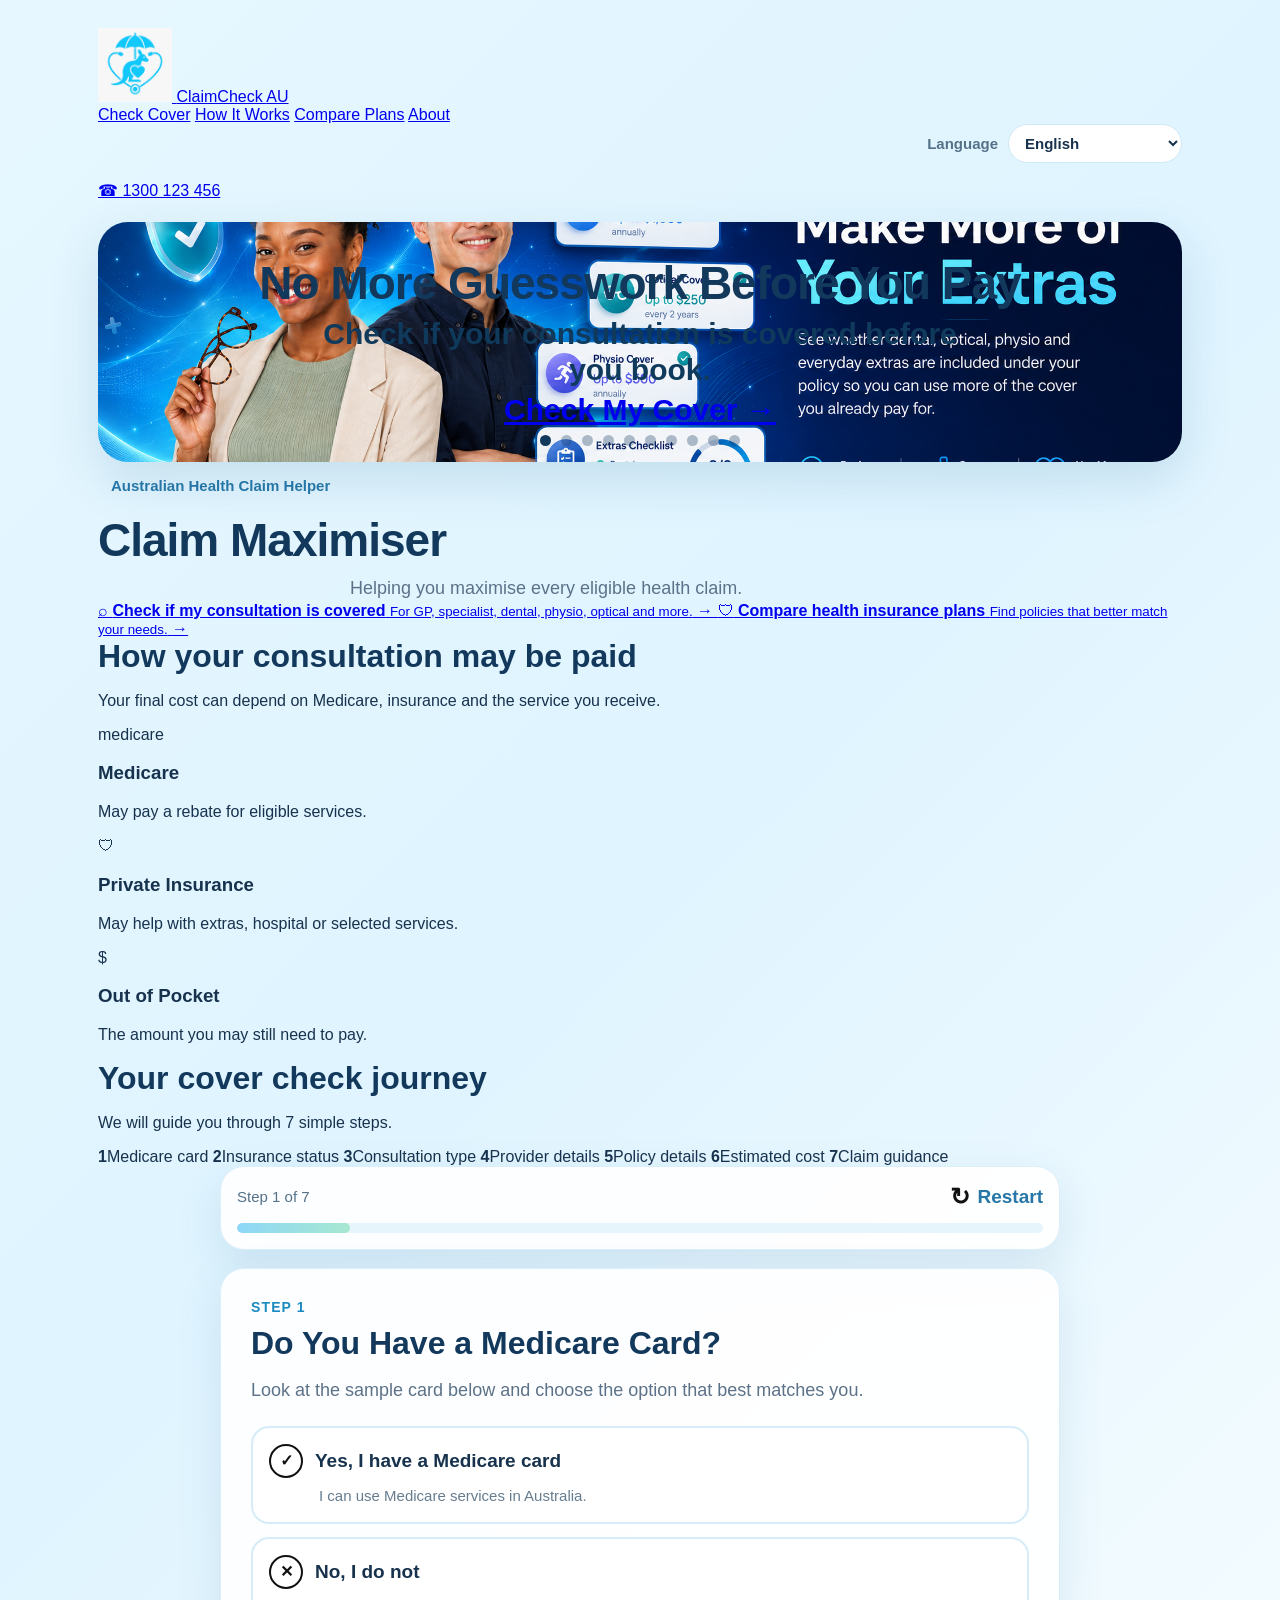
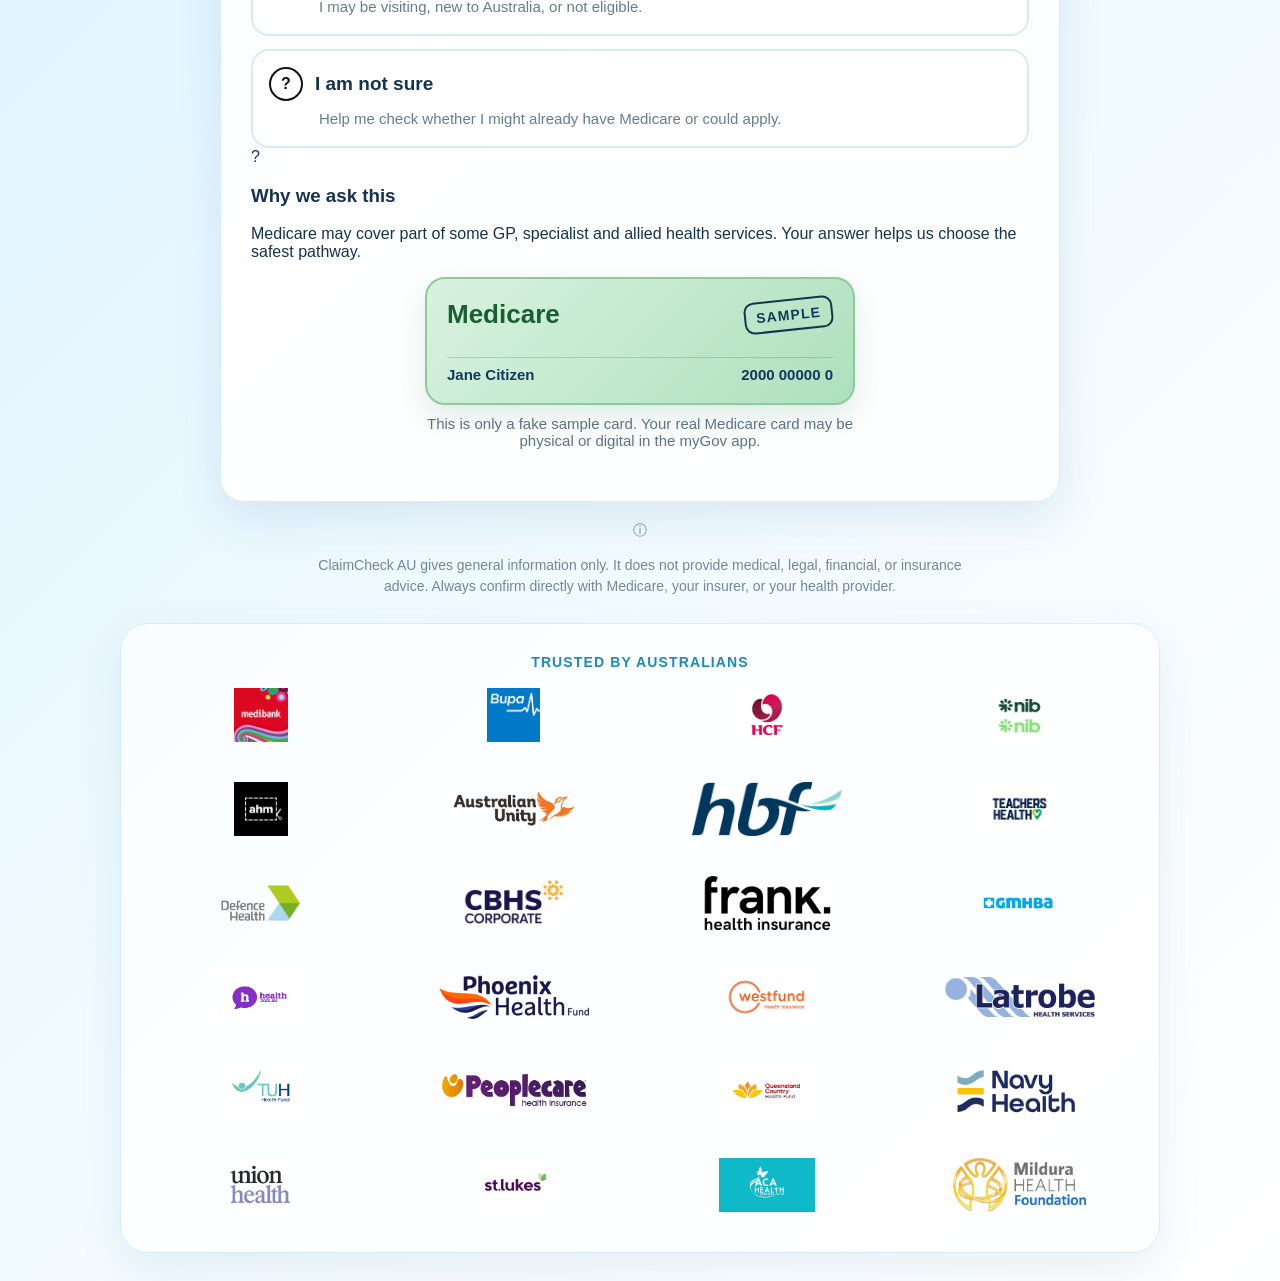
<file: index.html>
<!DOCTYPE html>
<html lang="en">
<head>
  <meta charset="UTF-8" />
  <meta name="viewport" content="width=device-width, initial-scale=1.0" />
  <title>ClaimCheck AU</title>

  <link rel="icon" type="image/png" href="assets/brand/favicon.png?v=4" />
  <link rel="shortcut icon" type="image/png" href="assets/brand/favicon.png?v=4" />
  <link rel="apple-touch-icon" href="assets/brand/favicon.png?v=4" />
  <link rel="stylesheet" href="style.css" />
</head>

<body>
  <div id="googleTranslateElement" class="google-translate-holder notranslate" translate="no" aria-hidden="true"></div>

  <main class="app">
    <header class="site-header">
      <a class="site-brand notranslate" translate="no" href="#top" aria-label="ClaimCheck AU home">
        <span class="brand-logo-fallback" aria-hidden="true">✓</span>
        <img
          class="brand-logo"
          src="assets/brand/claimcheck-logo.png"
          alt="ClaimCheck AU logo"
          onload="this.previousElementSibling.style.display='none';"
          onerror="this.style.display='none';"
        />
        <span class="brand-name">ClaimCheck <span>AU</span></span>
      </a>

      <nav class="site-nav" aria-label="Main navigation">
        <a href="#checker">Check Cover</a>
        <a href="#paymentGuide">How It Works</a>
        <a href="#insurers">Compare Plans</a>
        <a href="#about">About</a>
      </nav>

      <div class="header-actions">
        <div class="language-row notranslate" translate="no">
          <label for="languageSelect" id="languageLabel">Language</label>
          <select id="languageSelect" aria-label="Choose language">
            <option value="en">English</option>
            <option value="zh-CN">简体中文</option>
            <option value="zh-TW">繁體中文</option>
            <option value="ar">العربية</option>
            <option value="tr">Türkçe</option>
            <option value="hi">हिन्दी</option>
            <option value="pa">ਪੰਜਾਬੀ</option>
            <option value="ta">தமிழ்</option>
            <option value="bn">বাংলা</option>
            <option value="ur">اردو</option>
            <option value="vi">Tiếng Việt</option>
            <option value="fr">Français</option>
            <option value="es">Español</option>
            <option value="ja">日本語</option>
            <option value="ko">한국어</option>
            <option value="el">Ελληνικά</option>
            <option value="it">Italiano</option>
            <option value="de">Deutsch</option>
            <option value="pt">Português</option>
            <option value="id">Bahasa Indonesia</option>
            <option value="ms">Bahasa Melayu</option>
            <option value="th">ไทย</option>
            <option value="tl">Filipino</option>
            <option value="fa">فارسی</option>
            <option value="ru">Русский</option>
            <option value="pl">Polski</option>
            <option value="uk">Українська</option>
            <option value="ne">नेपाली</option>
            <option value="gu">ગુજરાતી</option>
            <option value="mr">मराठी</option>
          </select>
        </div>
        <a class="phone-pill notranslate" translate="no" href="tel:1300123456">☎ 1300 123 456</a>
      </div>
    </header>

    <section id="top" class="hero-showcase" aria-label="ClaimCheck AU promotional banners">
      <section class="banner-carousel" aria-label="Sliding website banners">
        <article class="banner-slide active"><img src="assets/banners/banner-1.png" alt="ClaimCheck AU banner 1" onerror="this.classList.add('hidden');" /><div class="banner-fallback"><h1>No More Guesswork Before You Pay</h1><p>Check if your consultation is covered before you book.</p><a href="#checker" class="hero-cta">Check My Cover →</a></div></article>
        <article class="banner-slide"><img src="assets/banners/banner-2.png" alt="ClaimCheck AU banner 2" onerror="this.classList.add('hidden');" /><div class="banner-fallback"><h1>Make More of Your Extras</h1><p>Check dental, optical, physio and everyday extras.</p><a href="#checker" class="hero-cta">Explore Extras Cover →</a></div></article>
        <article class="banner-slide"><img src="assets/banners/banner-3.png" alt="ClaimCheck AU banner 3" onerror="this.classList.add('hidden');" /><div class="banner-fallback"><h1>Understand Senior Cover Clearly</h1><p>Clear explanations for Medicare, hospital cover and specialist support.</p><a href="#checker" class="hero-cta">Check Senior Cover →</a></div></article>
        <article class="banner-slide"><img src="assets/banners/banner-4.png" alt="ClaimCheck AU banner 4" onerror="this.classList.add('hidden');" /><div class="banner-fallback"><h1>Family Cover That Fits Real Life</h1><p>Compare family policies side by side.</p><a href="#insurers" class="hero-cta">Compare Family Plans →</a></div></article>
        <article class="banner-slide"><img src="assets/banners/banner-5.png" alt="ClaimCheck AU banner 5" onerror="this.classList.add('hidden');" /><div class="banner-fallback"><h1>Start Simple With Young Adult Cover</h1><p>Clear answers for first-time policy members.</p><a href="#insurers" class="hero-cta">Compare Starter Options →</a></div></article>
        <article class="banner-slide"><img src="assets/banners/banner-6.png" alt="ClaimCheck AU banner 6" onerror="this.classList.add('hidden');" /><div class="banner-fallback"><h1>Check Before You Book</h1><p>Find out whether your consultation may be covered.</p><a href="#checker" class="hero-cta">Check My Cover →</a></div></article>
        <article class="banner-slide"><img src="assets/banners/banner-7.png" alt="ClaimCheck AU banner 7" onerror="this.classList.add('hidden');" /><div class="banner-fallback"><h1>Support for Every Generation</h1><p>Compare cover for children, parents and seniors.</p><a href="#insurers" class="hero-cta">See Family Benefits →</a></div></article>
        <article class="banner-slide"><img src="assets/banners/banner-8.png" alt="ClaimCheck AU banner 8" onerror="this.classList.add('hidden');" /><div class="banner-fallback"><h1>From Quote to Claim, We Make It Clear</h1><p>Understand cover and track your claim progress.</p><a href="#checker" class="hero-cta">Start With My Visit →</a></div></article>
        <article class="banner-slide"><img src="assets/banners/banner-9.png" alt="ClaimCheck AU banner 9" onerror="this.classList.add('hidden');" /><div class="banner-fallback"><h1>Compare Policies Side by Side</h1><p>See how health funds differ on consultations, extras and costs.</p><a href="#insurers" class="hero-cta">Compare Plans Now →</a></div></article>
        <article class="banner-slide"><img src="assets/banners/banner-10.png" alt="ClaimCheck AU banner 10" onerror="this.classList.add('hidden');" /><div class="banner-fallback"><h1>See Medicare and Private Cover Together</h1><p>Understand where Medicare ends and private cover begins.</p><a href="#checker" class="hero-cta">Understand My Costs →</a></div></article>

        <a class="hero-click-layer" href="#checker" aria-label="Start checking my cover"></a>

        <div class="banner-dots notranslate" translate="no" aria-hidden="true">
          <button class="banner-dot active" type="button" data-slide="0"></button>
          <button class="banner-dot" type="button" data-slide="1"></button>
          <button class="banner-dot" type="button" data-slide="2"></button>
          <button class="banner-dot" type="button" data-slide="3"></button>
          <button class="banner-dot" type="button" data-slide="4"></button>
          <button class="banner-dot" type="button" data-slide="5"></button>
          <button class="banner-dot" type="button" data-slide="6"></button>
          <button class="banner-dot" type="button" data-slide="7"></button>
          <button class="banner-dot" type="button" data-slide="8"></button>
          <button class="banner-dot" type="button" data-slide="9"></button>
        </div>
      </section>
    </section>

    <div class="post-hero-content">
      <section id="start" class="landing-choice first-step-only">
        <div class="section-intro compact">
          <p id="heroTag" class="tag">Choose Your Pathway</p>
          <h1 id="heroSlogan" class="main-page-title">What would you like to check today?</h1>
          <p id="heroSubtext" class="subtext">Start with a quick consultation check or compare plans that may better match your needs.</p>
        </div>

        <div class="choice-grid two-main-buttons">
          <a class="choice-card primary-choice" href="#checker">
            <span class="choice-icon" aria-hidden="true">⌕</span>
            <span class="choice-content">
              <strong>Check if my consultation is covered</strong>
              <small>For GP, specialist, dental, physio, optical and more.</small>
            </span>
            <span class="choice-arrow" aria-hidden="true">→</span>
          </a>

          <a class="choice-card" href="#insurers">
            <span class="choice-icon" aria-hidden="true">🛡</span>
            <span class="choice-content">
              <strong>Compare health insurance plans</strong>
              <small>Find policies that better match your needs.</small>
            </span>
            <span class="choice-arrow" aria-hidden="true">→</span>
          </a>
        </div>
      </section>

      <section id="paymentGuide" class="payment-explainer first-step-only">
        <div class="section-intro compact">
          <h2>How your consultation may be paid</h2>
          <p>Your final cost can depend on Medicare, insurance and the service you receive.</p>
        </div>

        <div class="payment-grid">
          <article class="payment-card medicare-card-mini">
            <span class="payment-icon">medicare</span>
            <div>
              <h3>Medicare</h3>
              <p>May pay a rebate for eligible services.</p>
            </div>
          </article>
          <article class="payment-card private-card-mini">
            <span class="payment-icon">🛡</span>
            <div>
              <h3>Private Insurance</h3>
              <p>May help with extras, hospital or selected services.</p>
            </div>
          </article>
          <article class="payment-card oop-card-mini">
            <span class="payment-icon">$</span>
            <div>
              <h3>Out of Pocket</h3>
              <p>The amount you may still need to pay.</p>
            </div>
          </article>
        </div>
      </section>

      <section class="journey-timeline first-step-only" aria-label="Your cover check journey">
        <div class="section-intro compact">
          <h2>Your cover check journey</h2>
          <p>We will guide you through 7 simple steps.</p>
        </div>
        <div class="timeline-row">
          <span><b>1</b>Medicare card</span>
          <span><b>2</b>Insurance status</span>
          <span><b>3</b>Consultation type</span>
          <span><b>4</b>Provider details</span>
          <span><b>5</b>Policy details</span>
          <span><b>6</b>Estimated cost</span>
          <span><b>7</b>Claim guidance</span>
        </div>
      </section>

      <section id="checker" class="checker-shell">
        <section class="progress-card">
          <div class="progress-top">
            <span id="stepLabel">Step 1 of 7</span>
            <button id="restartButton" class="text-button icon-button" type="button">
              <span class="button-icon" aria-hidden="true">↻</span>
              <span id="restartText">Restart</span>
            </button>
          </div>
          <div class="progress-bar" aria-hidden="true">
            <div id="progressFill"></div>
          </div>
        </section>

        <section id="questionCard" class="card question-card-shell">
          <div class="question-main-panel">
            <p id="questionEyebrow" class="eyebrow">Step 1</p>
            <h2 id="questionTitle">Do You Have a Medicare Card?</h2>
            <p id="questionHelp">Look at the sample card and choose the option that best matches you.</p>
            <div id="answerButtons" class="answer-grid"></div>
            <button id="backButton" class="secondary-button icon-button hidden" type="button">
              <span class="button-icon" aria-hidden="true">←</span>
              <span id="backText">Back</span>
            </button>
          </div>

          <aside class="side-help-panel">
            <div class="side-help-title">
              <span aria-hidden="true">?</span>
              <h3>Why we ask this</h3>
            </div>
            <p>Medicare may cover part of some GP, specialist and allied health services. Your answer helps us choose the safest pathway.</p>
            <div id="questionVisual" class="question-visual hidden"></div>
          </aside>
        </section>

        <section id="resultCard" class="card result-card hidden"></section>
      </section>

      <section id="about" class="small-print">
        <div class="trust-card">
          <span aria-hidden="true">ⓘ</span>
          <p id="smallPrintText">
            ClaimCheck AU gives general information only. It does not provide medical,
            legal, financial, or insurance advice. Always confirm directly with Medicare,
            your insurer, or your health provider.
          </p>
        </div>
      </section>

      <section id="insurers" class="insurer-logo-wall first-step-only" aria-label="Australian health insurer logo wall">
        <p class="logo-wall-eyebrow">Trusted by Australians</p>
        <div class="logo-wall-grid notranslate" translate="no">
          <div class="wall-logo"><img src="assets/health-insurers/medibank.png" alt="Medibank logo" onerror="this.parentElement.classList.add('missing');" /><span>Medibank</span></div>
          <div class="wall-logo"><img src="assets/health-insurers/bupa.png" alt="Bupa logo" onerror="this.parentElement.classList.add('missing');" /><span>Bupa</span></div>
          <div class="wall-logo"><img src="assets/health-insurers/hcf.png" alt="HCF logo" onerror="this.parentElement.classList.add('missing');" /><span>HCF</span></div>
          <div class="wall-logo"><img src="assets/health-insurers/nib.png" alt="nib logo" onerror="this.parentElement.classList.add('missing');" /><span>nib</span></div>
          <div class="wall-logo"><img src="assets/health-insurers/ahm.png" alt="ahm logo" onerror="this.parentElement.classList.add('missing');" /><span>ahm</span></div>
          <div class="wall-logo"><img src="assets/health-insurers/australian-unity.png" alt="Australian Unity logo" onerror="this.parentElement.classList.add('missing');" /><span>Australian Unity</span></div>
          <div class="wall-logo"><img src="assets/health-insurers/hbf.png" alt="HBF logo" onerror="this.parentElement.classList.add('missing');" /><span>HBF</span></div>
          <div class="wall-logo"><img src="assets/health-insurers/teachers-health.png" alt="Teachers Health logo" onerror="this.parentElement.classList.add('missing');" /><span>Teachers Health</span></div>
          <div class="wall-logo"><img src="assets/health-insurers/defence-health.png" alt="Defence Health logo" onerror="this.parentElement.classList.add('missing');" /><span>Defence Health</span></div>
          <div class="wall-logo"><img src="assets/health-insurers/cbhs.png" alt="CBHS logo" onerror="this.parentElement.classList.add('missing');" /><span>CBHS</span></div>
          <div class="wall-logo"><img src="assets/health-insurers/frank.png" alt="Frank Health Insurance logo" onerror="this.parentElement.classList.add('missing');" /><span>Frank</span></div>
          <div class="wall-logo"><img src="assets/health-insurers/gmhba.png" alt="GMHBA logo" onerror="this.parentElement.classList.add('missing');" /><span>GMHBA</span></div>
          <div class="wall-logo"><img src="assets/health-insurers/health-com-au.png" alt="health.com.au logo" onerror="this.parentElement.classList.add('missing');" /><span>health.com.au</span></div>
          <div class="wall-logo"><img src="assets/health-insurers/phoenix-health.png" alt="Phoenix Health logo" onerror="this.parentElement.classList.add('missing');" /><span>Phoenix Health</span></div>
          <div class="wall-logo"><img src="assets/health-insurers/westfund.png" alt="Westfund logo" onerror="this.parentElement.classList.add('missing');" /><span>Westfund</span></div>
          <div class="wall-logo"><img src="assets/health-insurers/latrobe-health.png" alt="Latrobe Health logo" onerror="this.parentElement.classList.add('missing');" /><span>Latrobe Health</span></div>
          <div class="wall-logo"><img src="assets/health-insurers/tuh.png" alt="TUH logo" onerror="this.parentElement.classList.add('missing');" /><span>TUH</span></div>
          <div class="wall-logo"><img src="assets/health-insurers/peoplecare.png" alt="Peoplecare logo" onerror="this.parentElement.classList.add('missing');" /><span>Peoplecare</span></div>
          <div class="wall-logo"><img src="assets/health-insurers/queensland-country-health-fund.png" alt="Queensland Country Health Fund logo" onerror="this.parentElement.classList.add('missing');" /><span>Queensland Country Health Fund</span></div>
          <div class="wall-logo"><img src="assets/health-insurers/navy-health.png" alt="Navy Health logo" onerror="this.parentElement.classList.add('missing');" /><span>Navy Health</span></div>
          <div class="wall-logo"><img src="assets/health-insurers/union-health.png" alt="Union Health logo" onerror="this.parentElement.classList.add('missing');" /><span>Union Health</span></div>
          <div class="wall-logo"><img src="assets/health-insurers/st-lukes-health.png" alt="St Lukes Health logo" onerror="this.parentElement.classList.add('missing');" /><span>St Lukes Health</span></div>
          <div class="wall-logo"><img src="assets/health-insurers/aca-health.jpg" alt="ACA Health logo" onerror="this.parentElement.classList.add('missing');" /><span>ACA Health</span></div>
          <div class="wall-logo"><img src="assets/health-insurers/mildura-health-fund.jpg" alt="Mildura Health Fund logo" onerror="this.parentElement.classList.add('missing');" /><span>Mildura Health Fund</span></div>
        </div>
      </section>
    </div>
  </main>

  <script src="script.js"></script>
  <script src="https://translate.google.com/translate_a/element.js?cb=googleTranslateElementInit"></script>
</body>
</html>
</file>
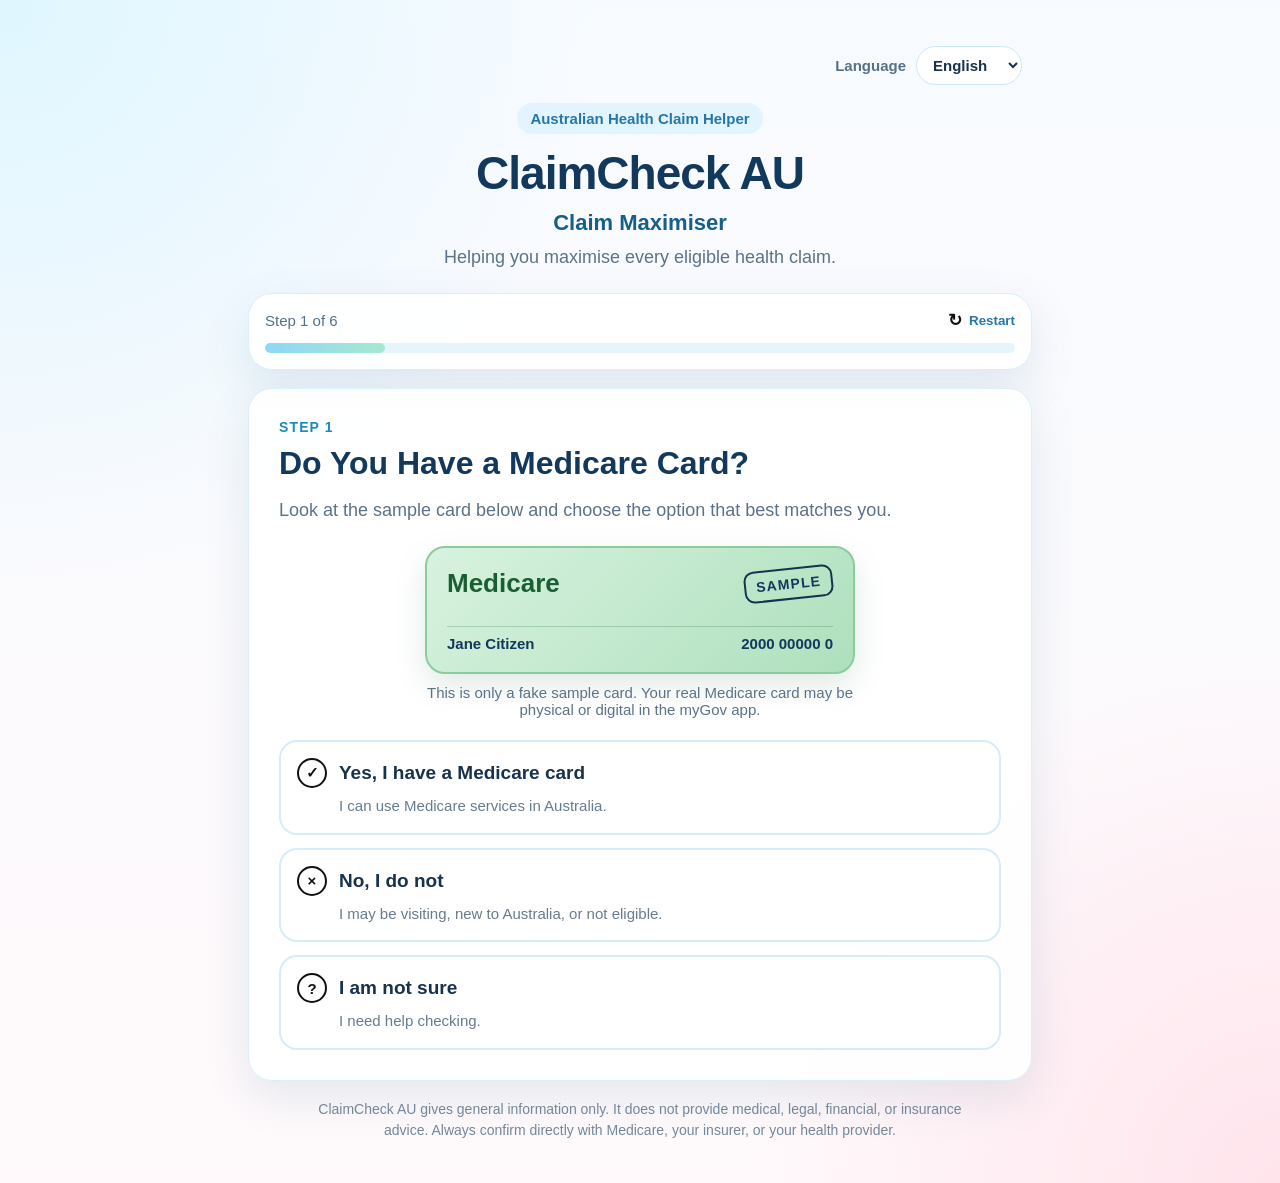
<file: claimcheckversions/claimcheck_v2/claimcheck_v2/index.html>
<!DOCTYPE html>
<html lang="en">
<head>
  <meta charset="UTF-8" />
  <meta name="viewport" content="width=device-width, initial-scale=1.0" />

  <title>ClaimCheck AU</title>

  <link rel="stylesheet" href="style.css" />
</head>

<body>
  <main class="app">
    <section class="hero">
      <div class="language-row">
        <label for="languageSelect" id="languageLabel">Language</label>
        <select id="languageSelect" aria-label="Choose language">
          <option value="en">English</option>
          <option value="zhHans">简体中文</option>
          <option value="zhHant">繁體中文</option>
          <option value="ar">العربية</option>
          <option value="tr">Türkçe</option>
          <option value="hi">हिन्दी</option>
        </select>
      </div>

      <p id="heroTag" class="tag">Australian Health Claim Helper</p>
      <h1>ClaimCheck AU</h1>
      <p id="heroSlogan" class="slogan">Claim Maximiser</p>
      <p id="heroSubtext" class="subtext">
        Helping you maximise every eligible health claim.
      </p>
    </section>

    <section class="progress-card">
      <div class="progress-top">
        <span id="stepLabel">Step 1 of 6</span>
        <button id="restartButton" class="text-button icon-button" type="button">
          <span class="button-icon" aria-hidden="true">↻</span>
          <span id="restartText">Restart</span>
        </button>
      </div>

      <div class="progress-bar" aria-hidden="true">
        <div id="progressFill"></div>
      </div>
    </section>

    <section id="questionCard" class="card">
      <p id="questionEyebrow" class="eyebrow">Step 1</p>
      <h2 id="questionTitle">Do You Have a Medicare Card?</h2>
      <p id="questionHelp">
        Look at the sample card below and choose the option that best matches you.
      </p>

      <div id="questionVisual" class="question-visual hidden"></div>

      <div id="answerButtons" class="answer-grid"></div>

      <button id="backButton" class="secondary-button icon-button hidden" type="button">
        <span class="button-icon" aria-hidden="true">←</span>
        <span id="backText">Back</span>
      </button>
    </section>

    <section id="resultCard" class="card result-card hidden"></section>

    <section class="small-print">
      <p id="smallPrintText">
        ClaimCheck AU gives general information only. It does not provide medical,
        legal, financial, or insurance advice. Always confirm directly with Medicare,
        your insurer, or your health provider.
      </p>
    </section>
  </main>

  <script src="script.js"></script>
</body>
</html>
</file>
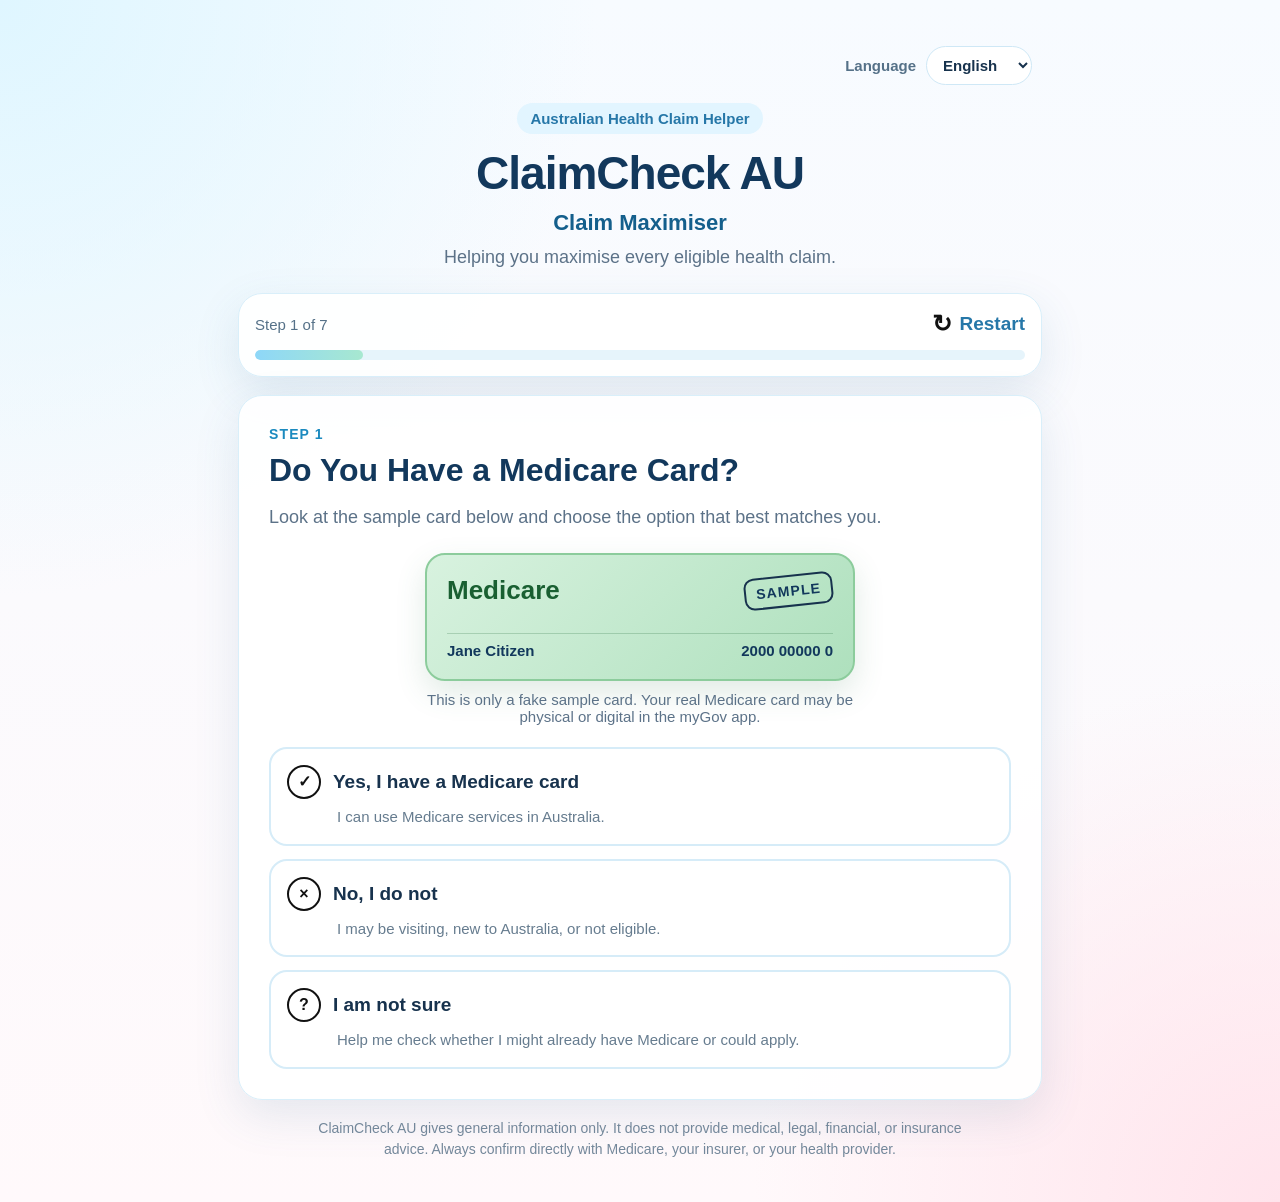
<file: claimcheckversions/claimcheck_v3/claimcheck_v3/index.html>
<!DOCTYPE html>
<html lang="en">
<head>
  <meta charset="UTF-8" />
  <meta name="viewport" content="width=device-width, initial-scale=1.0" />

  <title>ClaimCheck AU</title>

  <link rel="stylesheet" href="style.css" />
</head>

<body>
  <main class="app">
    <section class="hero">
      <div class="language-row">
        <label for="languageSelect" id="languageLabel">Language</label>
        <select id="languageSelect" aria-label="Choose language">
          <option value="en">English</option>
          <option value="zhHans">简体中文</option>
          <option value="zhHant">繁體中文</option>
          <option value="ar">العربية</option>
          <option value="tr">Türkçe</option>
          <option value="hi">हिन्दी</option>
        </select>
      </div>

      <p id="heroTag" class="tag">Australian Health Claim Helper</p>
      <h1>ClaimCheck AU</h1>
      <p id="heroSlogan" class="slogan">Claim Maximiser</p>
      <p id="heroSubtext" class="subtext">
        Helping you maximise every eligible health claim.
      </p>
    </section>

    <section class="progress-card">
      <div class="progress-top">
        <span id="stepLabel">Step 1 of 7</span>
        <button id="restartButton" class="text-button icon-button" type="button">
          <span class="button-icon" aria-hidden="true">↻</span>
          <span id="restartText">Restart</span>
        </button>
      </div>

      <div class="progress-bar" aria-hidden="true">
        <div id="progressFill"></div>
      </div>
    </section>

    <section id="questionCard" class="card">
      <p id="questionEyebrow" class="eyebrow">Step 1</p>
      <h2 id="questionTitle">Do You Have a Medicare Card?</h2>
      <p id="questionHelp">
        Look at the sample card below and choose the option that best matches you.
      </p>

      <div id="questionVisual" class="question-visual hidden"></div>
      <div id="answerButtons" class="answer-grid"></div>

      <button id="backButton" class="secondary-button icon-button hidden" type="button">
        <span class="button-icon" aria-hidden="true">←</span>
        <span id="backText">Back</span>
      </button>
    </section>

    <section id="resultCard" class="card result-card hidden"></section>

    <section class="small-print">
      <p id="smallPrintText">
        ClaimCheck AU gives general information only. It does not provide medical,
        legal, financial, or insurance advice. Always confirm directly with Medicare,
        your insurer, or your health provider.
      </p>
    </section>
  </main>

  <script src="script.js"></script>
</body>
</html>
</file>
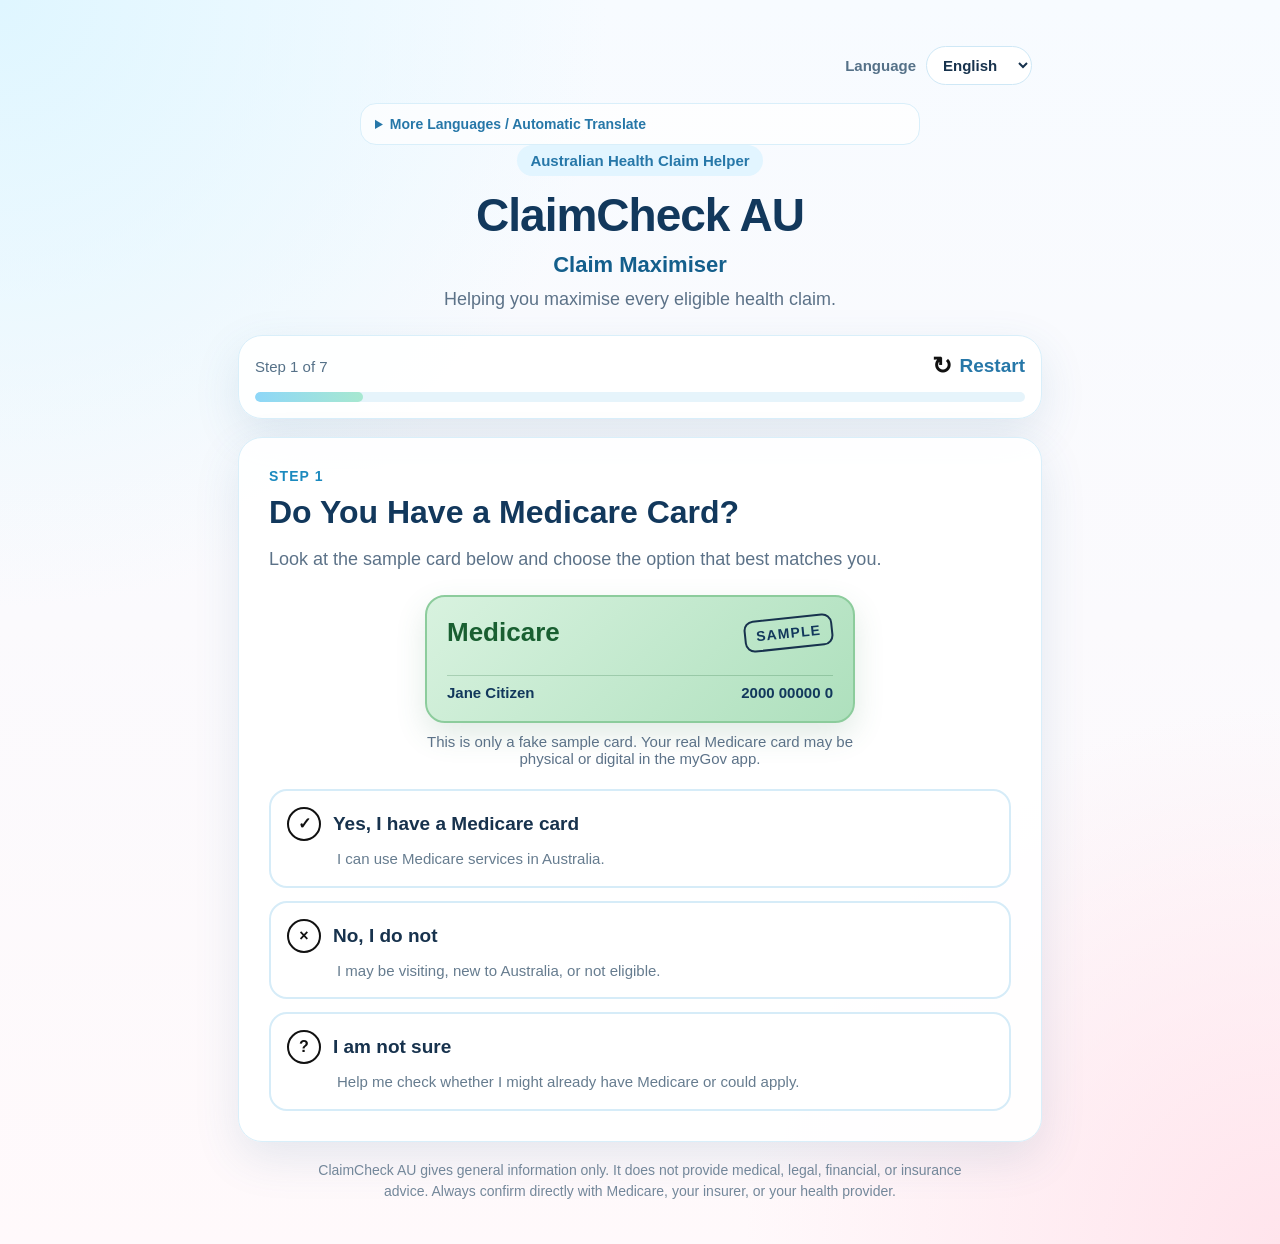
<file: claimcheckversions/claimcheck_v4/claimcheck_v4/index.html>
<!DOCTYPE html>
<html lang="en">
<head>
  <meta charset="UTF-8" />
  <meta name="viewport" content="width=device-width, initial-scale=1.0" />

  <title>ClaimCheck AU</title>

  <link rel="stylesheet" href="style.css" />
</head>

<body>
  <main class="app">
    <section class="hero">
      <div class="language-row">
        <label for="languageSelect" id="languageLabel">Language</label>
        <select id="languageSelect" aria-label="Choose language">
          <option value="en">English</option>
          <option value="zhHans">简体中文</option>
          <option value="zhHant">繁體中文</option>
          <option value="ar">العربية</option>
          <option value="tr">Türkçe</option>
          <option value="hi">हिन्दी</option>
        </select>
      </div>

      <details class="auto-translate-box">
        <summary>More Languages / Automatic Translate</summary>
        <div id="googleTranslateElement" class="google-translate-element"></div>
        <p class="auto-translate-note">
          Optional. This uses Google's website translation widget for extra languages. For important health guidance, always confirm with the official link.
        </p>
      </details>

      <p id="heroTag" class="tag">Australian Health Claim Helper</p>
      <h1>ClaimCheck AU</h1>
      <p id="heroSlogan" class="slogan">Claim Maximiser</p>
      <p id="heroSubtext" class="subtext">
        Helping you maximise every eligible health claim.
      </p>
    </section>

    <section class="progress-card">
      <div class="progress-top">
        <span id="stepLabel">Step 1 of 7</span>
        <button id="restartButton" class="text-button icon-button" type="button">
          <span class="button-icon" aria-hidden="true">↻</span>
          <span id="restartText">Restart</span>
        </button>
      </div>

      <div class="progress-bar" aria-hidden="true">
        <div id="progressFill"></div>
      </div>
    </section>

    <section id="questionCard" class="card">
      <p id="questionEyebrow" class="eyebrow">Step 1</p>
      <h2 id="questionTitle">Do You Have a Medicare Card?</h2>
      <p id="questionHelp">
        Look at the sample card below and choose the option that best matches you.
      </p>

      <div id="questionVisual" class="question-visual hidden"></div>
      <div id="answerButtons" class="answer-grid"></div>

      <button id="backButton" class="secondary-button icon-button hidden" type="button">
        <span class="button-icon" aria-hidden="true">←</span>
        <span id="backText">Back</span>
      </button>
    </section>

    <section id="resultCard" class="card result-card hidden"></section>

    <section class="small-print">
      <p id="smallPrintText">
        ClaimCheck AU gives general information only. It does not provide medical,
        legal, financial, or insurance advice. Always confirm directly with Medicare,
        your insurer, or your health provider.
      </p>
    </section>
  </main>

  <script src="script.js"></script>
  <script>
    function googleTranslateElementInit() {
      if (window.google && window.google.translate) {
        new window.google.translate.TranslateElement(
          {
            pageLanguage: "en",
            includedLanguages: "en,zh-CN,zh-TW,ar,tr,hi,vi,ko,el,it,es,fr,id,ms,th,ja",
            layout: window.google.translate.TranslateElement.InlineLayout.SIMPLE
          },
          "googleTranslateElement"
        );
      }
    }
  </script>
  <script src="https://translate.google.com/translate_a/element.js?cb=googleTranslateElementInit"></script>
</body>
</html>
</file>
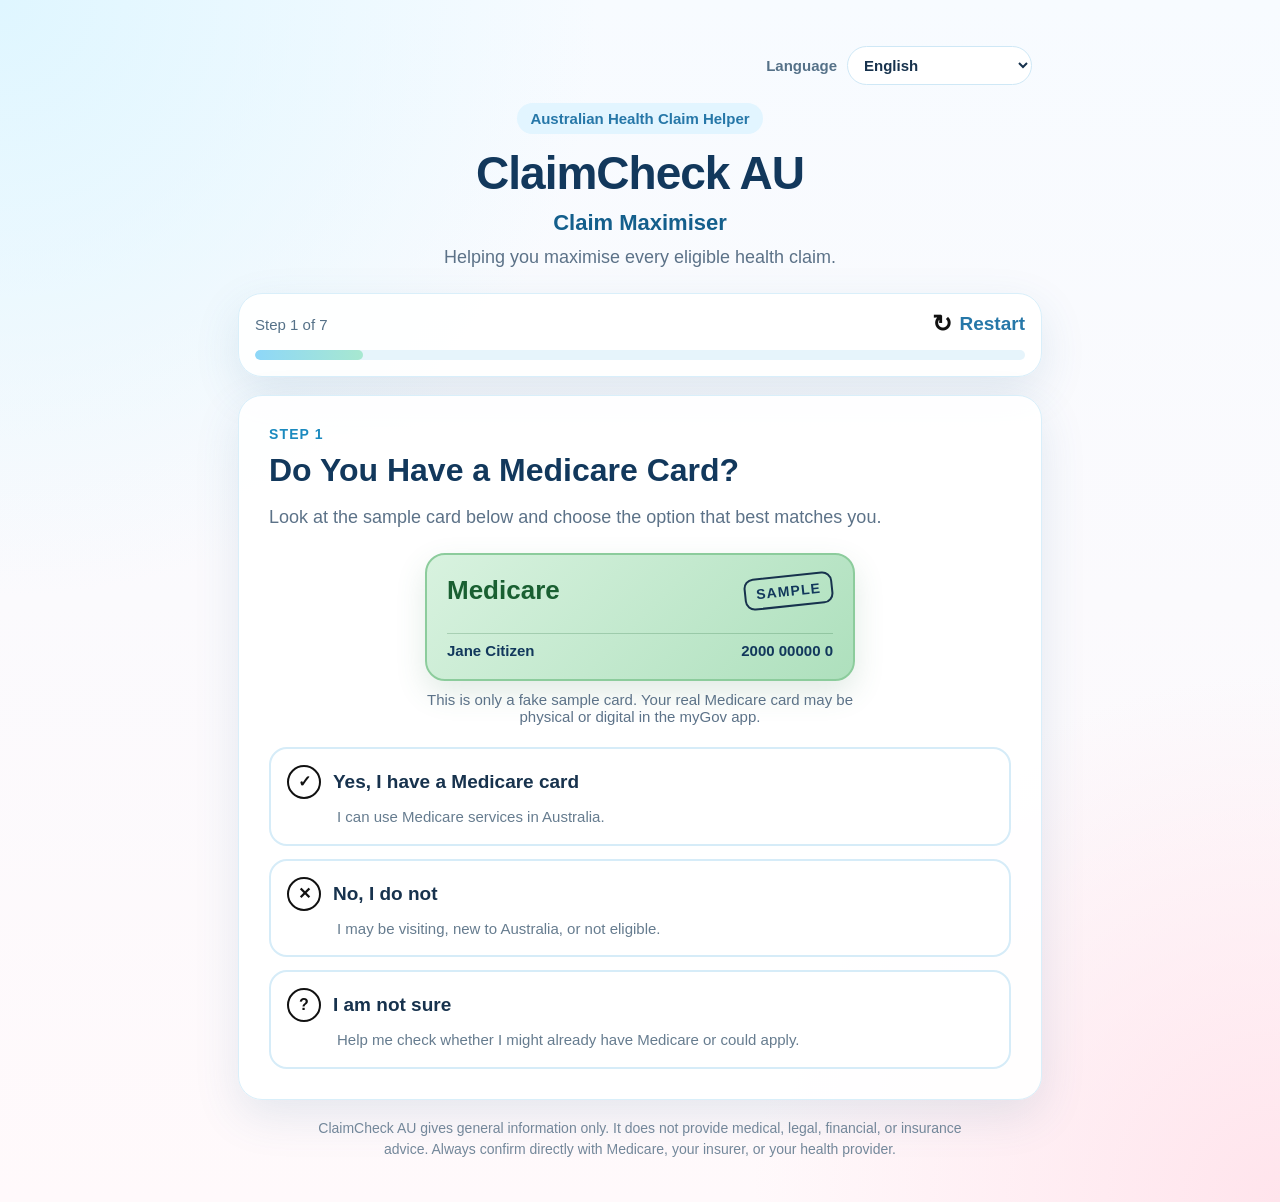
<file: claimcheckversions/claimcheck_v5/claimcheck_v5/index.html>
<!DOCTYPE html>
<html lang="en">
<head>
  <meta charset="UTF-8" />
  <meta name="viewport" content="width=device-width, initial-scale=1.0" />

  <title>ClaimCheck AU</title>

  <link rel="stylesheet" href="style.css" />
</head>

<body>
  <main class="app">
    <section class="hero">
      <div class="language-row">
        <label for="languageSelect" id="languageLabel">Language</label>
        <select id="languageSelect" aria-label="Choose language">
          <option value="en">English</option>
          <option value="zh-CN">Simplified Chinese</option>
          <option value="zh-TW">Traditional Chinese</option>
          <option value="ar">Arabic</option>
          <option value="tr">Turkish</option>
          <option value="hi">Hindi</option>
          <option value="pa">Punjabi</option>
          <option value="ta">Tamil</option>
          <option value="bn">Bengali</option>
          <option value="ur">Urdu</option>
          <option value="vi">Vietnamese</option>
          <option value="fr">French</option>
          <option value="es">Spanish</option>
          <option value="ja">Japanese</option>
          <option value="ko">Korean</option>
          <option value="el">Greek</option>
          <option value="it">Italian</option>
          <option value="de">German</option>
          <option value="pt">Portuguese</option>
          <option value="id">Indonesian</option>
          <option value="ms">Malay</option>
          <option value="th">Thai</option>
          <option value="tl">Filipino</option>
          <option value="fa">Persian</option>
          <option value="ru">Russian</option>
          <option value="pl">Polish</option>
          <option value="uk">Ukrainian</option>
        </select>
        <div id="googleTranslateElement" class="google-translate-holder" aria-hidden="true"></div>
      </div>

      <p id="heroTag" class="tag">Australian Health Claim Helper</p>
      <h1>ClaimCheck AU</h1>
      <p id="heroSlogan" class="slogan">Claim Maximiser</p>
      <p id="heroSubtext" class="subtext">
        Helping you maximise every eligible health claim.
      </p>
    </section>

    <section class="progress-card">
      <div class="progress-top">
        <span id="stepLabel">Step 1 of 7</span>
        <button id="restartButton" class="text-button icon-button" type="button">
          <span class="button-icon" aria-hidden="true">↻</span>
          <span id="restartText">Restart</span>
        </button>
      </div>

      <div class="progress-bar" aria-hidden="true">
        <div id="progressFill"></div>
      </div>
    </section>

    <section id="questionCard" class="card">
      <p id="questionEyebrow" class="eyebrow">Step 1</p>
      <h2 id="questionTitle">Do You Have a Medicare Card?</h2>
      <p id="questionHelp">
        Look at the sample card below and choose the option that best matches you.
      </p>

      <div id="questionVisual" class="question-visual hidden"></div>
      <div id="answerButtons" class="answer-grid"></div>

      <button id="backButton" class="secondary-button icon-button hidden" type="button">
        <span class="button-icon" aria-hidden="true">←</span>
        <span id="backText">Back</span>
      </button>
    </section>

    <section id="resultCard" class="card result-card hidden"></section>

    <section class="small-print">
      <p id="smallPrintText">
        ClaimCheck AU gives general information only. It does not provide medical,
        legal, financial, or insurance advice. Always confirm directly with Medicare,
        your insurer, or your health provider.
      </p>
    </section>
  </main>

  <script src="script.js"></script>
  <script src="https://translate.google.com/translate_a/element.js?cb=googleTranslateElementInit"></script>
</body>
</html>
</file>
<file: style.css>
* {
  box-sizing: border-box;
}

body {
  margin: 0;
  font-family: Calibri, Arial, Helvetica, sans-serif;
  background:
    radial-gradient(circle at top left, #dff6ff 0, transparent 34%),
    radial-gradient(circle at bottom right, #ffe4ec 0, transparent 30%),
    linear-gradient(180deg, #f7fbff 0%, #fff9fb 100%);
  color: #17324d;
  min-height: 100vh;
}

body.rtl {
  direction: rtl;
}

.app {
  width: 100%;
  max-width: 840px;
  margin: 0 auto;
  padding: 28px 18px;
}

.hero {
  text-align: center;
  padding: 18px 10px 22px;
}

.language-row {
  display: flex;
  justify-content: flex-end;
  align-items: center;
  gap: 10px;
  margin-bottom: 18px;
  color: #557188;
  font-size: 15px;
  font-weight: 700;
}

body.rtl .language-row {
  justify-content: flex-start;
}

#languageSelect {
  border: 1px solid #cfe8f6;
  border-radius: 999px;
  background: #ffffff;
  color: #17324d;
  padding: 9px 12px;
  font-size: 15px;
  font-weight: 700;
  font-family: Calibri, Arial, Helvetica, sans-serif;
}

.tag {
  display: inline-block;
  margin: 0 0 12px;
  padding: 7px 13px;
  border-radius: 999px;
  background: #e2f5ff;
  color: #2677a8;
  font-size: 15px;
  font-weight: 700;
}

h1 {
  margin: 0;
  font-size: 46px;
  letter-spacing: -1px;
  color: #12385c;
}

.slogan {
  margin: 10px 0 0;
  color: #145f8c;
  font-size: 22px;
  font-weight: 800;
}

.subtext {
  max-width: 580px;
  margin: 8px auto 0;
  color: #5c7288;
  font-size: 18px;
  line-height: 1.5;
}

.progress-card,
.card {
  background: rgba(255, 255, 255, 0.94);
  border: 1px solid #d9effa;
  border-radius: 24px;
  box-shadow: 0 16px 45px rgba(55, 112, 145, 0.13);
}

.progress-card {
  padding: 16px;
  margin-bottom: 18px;
}

.progress-top {
  display: flex;
  justify-content: space-between;
  align-items: center;
  gap: 12px;
  margin-bottom: 12px;
  color: #557188;
  font-size: 15px;
}

.progress-bar {
  width: 100%;
  height: 10px;
  border-radius: 999px;
  background: #e6f4fb;
  overflow: hidden;
}

#progressFill {
  width: 14%;
  height: 100%;
  border-radius: 999px;
  background: linear-gradient(90deg, #8ed7f8, #a7e8d0);
  transition: width 0.25s ease;
}

.card {
  padding: 30px;
}

.eyebrow {
  margin: 0 0 10px;
  color: #1b8abf;
  font-size: 14px;
  font-weight: 800;
  text-transform: uppercase;
  letter-spacing: 0.08em;
}

h2 {
  margin: 0;
  color: #12385c;
  font-size: 32px;
  line-height: 1.18;
}

#questionHelp {
  margin: 14px 0 22px;
  color: #5c7288;
  font-size: 18px;
  line-height: 1.5;
}

.question-visual {
  margin: 0 0 22px;
}

.medicare-sample-card {
  width: 100%;
  max-width: 430px;
  margin: 0 auto;
  padding: 20px;
  border-radius: 20px;
  background: linear-gradient(135deg, #d8f2df 0%, #aee0bd 100%);
  border: 2px solid #8ccc9c;
  color: #12385c;
  box-shadow: 0 12px 30px rgba(69, 130, 91, 0.16);
}

.medicare-card-top {
  display: flex;
  justify-content: space-between;
  align-items: flex-start;
  gap: 16px;
  margin-bottom: 26px;
}

.medicare-card-title {
  margin: 0;
  font-size: 26px;
  font-weight: 900;
  color: #195f31;
}

.sample-stamp {
  border: 2px solid #17324d;
  border-radius: 10px;
  padding: 6px 10px;
  font-size: 14px;
  font-weight: 900;
  letter-spacing: 0.08em;
  transform: rotate(-6deg);
}

.medicare-card-line {
  display: flex;
  justify-content: space-between;
  gap: 16px;
  padding-top: 8px;
  border-top: 1px solid rgba(25, 95, 49, 0.22);
  font-size: 15px;
  font-weight: 800;
}

.visual-caption {
  max-width: 430px;
  margin: 10px auto 0;
  color: #5c7288;
  font-size: 15px;
  text-align: center;
}

.answer-grid {
  display: grid;
  gap: 13px;
}

.answer-button {
  width: 100%;
  border: 2px solid #d6ecf8;
  background: #ffffff;
  color: #17324d;
  padding: 16px;
  border-radius: 18px;
  font-size: 19px;
  font-weight: 800;
  text-align: left;
  cursor: pointer;
  font-family: Calibri, Arial, Helvetica, sans-serif;
  transition: transform 0.15s ease, border-color 0.15s ease, background 0.15s ease;
}

body.rtl .answer-button {
  text-align: right;
}

.answer-button:hover {
  transform: translateY(-1px);
  border-color: #8ed7f8;
  background: #f0fbff;
}

.answer-main {
  display: flex;
  align-items: center;
  gap: 12px;
}

body.rtl .answer-main {
  flex-direction: row-reverse;
}

.answer-detail {
  display: block;
  margin: 7px 0 0 50px;
  color: #667c8f;
  font-size: 15px;
  font-weight: 400;
  line-height: 1.45;
}

body.rtl .answer-detail {
  margin: 7px 50px 0 0;
}

.icon-circle,
.logo-fallback {
  flex: 0 0 auto;
  display: inline-flex;
  align-items: center;
  justify-content: center;
  width: 34px;
  height: 34px;
  border: 2px solid #111111;
  border-radius: 999px;
  color: #111111;
  background: #ffffff;
  font-size: 16px;
  font-weight: 900;
  line-height: 1;
}

.logo-wrap,
.service-icon-wrap {
  flex: 0 0 auto;
  width: 72px;
  height: 44px;
  border: 1px solid #111111;
  border-radius: 12px;
  background: #ffffff;
  display: inline-flex;
  align-items: center;
  justify-content: center;
  overflow: hidden;
}

.service-icon-wrap {
  width: 44px;
  height: 44px;
  border-radius: 999px;
}

.insurer-logo {
  max-width: 62px;
  max-height: 32px;
  object-fit: contain;
  display: block;
}

.service-icon-img {
  width: 28px;
  height: 28px;
  object-fit: contain;
  display: block;
}

.logo-fallback {
  width: 100%;
  height: 100%;
  border: none;
  border-radius: 0;
  font-size: 12px;
  letter-spacing: 0.02em;
}

.service-icon-wrap .logo-fallback {
  border-radius: 999px;
  font-size: 16px;
}

.secondary-button,
.text-button,
.primary-link {
  border: none;
  cursor: pointer;
  font-weight: 800;
  font-family: Calibri, Arial, Helvetica, sans-serif;
}

.icon-button {
  display: inline-flex;
  align-items: center;
  gap: 8px;
}

.button-icon {
  color: #111111;
  font-size: 24px;
  font-weight: 900;
}

.secondary-button {
  margin-top: 22px;
  padding: 13px 20px;
  border-radius: 14px;
  background: #eef8fd;
  color: #2677a8;
  font-size: 20px;
}

.text-button {
  background: transparent;
  color: #2677a8;
  padding: 0;
  font-size: 19px;
}

.result-card h2 {
  margin-bottom: 12px;
}

.result-card h3 {
  margin-top: 24px;
  color: #12385c;
}

.result-card p {
  color: #526b82;
  font-size: 18px;
  line-height: 1.5;
}

.result-list {
  padding-left: 20px;
  color: #526b82;
  font-size: 18px;
  line-height: 1.5;
}

body.rtl .result-list {
  padding-left: 0;
  padding-right: 20px;
}

.result-list li {
  margin-bottom: 9px;
}

.primary-link {
  display: inline-flex;
  align-items: center;
  gap: 8px;
  margin-top: 12px;
  padding: 14px 18px;
  border-radius: 14px;
  background: #ffccd9;
  color: #7a2038;
  text-decoration: none;
  font-size: 18px;
}

.primary-link.blue {
  background: #d9f2ff;
  color: #155d85;
}

.primary-link.green {
  background: #dff8ec;
  color: #176742;
}

.notice {
  margin-top: 20px;
  padding: 16px;
  border-radius: 16px;
  background: #fff7dc;
  color: #725d13;
  line-height: 1.5;
  font-size: 17px;
}

.notice strong {
  color: #594707;
}

.hidden {
  display: none;
}

.small-print {
  max-width: 680px;
  margin: 18px auto 0;
  text-align: center;
  color: #73879a;
  font-size: 14px;
  line-height: 1.5;
}

@media (max-width: 560px) {
  .app {
    padding: 20px 14px;
  }

  .language-row {
    justify-content: center;
  }

  body.rtl .language-row {
    justify-content: center;
  }

  h1 {
    font-size: 36px;
  }

  h2 {
    font-size: 27px;
  }

  .card {
    padding: 24px;
  }

  .answer-button {
    font-size: 17px;
  }

  .answer-detail,
  body.rtl .answer-detail {
    margin-left: 0;
    margin-right: 0;
  }

  .medicare-card-line {
    flex-direction: column;
    gap: 6px;
  }
}

.flag-wrap {
  flex: 0 0 auto;
  width: 56px;
  height: 38px;
  border: 1px solid #111111;
  border-radius: 10px;
  background: #ffffff;
  display: inline-flex;
  align-items: center;
  justify-content: center;
  overflow: hidden;
}

.flag-icon-img {
  width: 100%;
  height: 100%;
  object-fit: cover;
  display: block;
}

.flag-wrap .logo-fallback {
  font-size: 13px;
}

.result-actions {
  margin-top: 24px;
}

.auto-translate-box {
  max-width: 560px;
  margin: 14px auto 0;
  padding: 12px 14px;
  border: 1px solid #d9effa;
  border-radius: 16px;
  background: rgba(255, 255, 255, 0.72);
  color: #557188;
  font-size: 14px;
  text-align: left;
}

body.rtl .auto-translate-box {
  text-align: right;
}

.auto-translate-box summary {
  cursor: pointer;
  font-weight: 800;
  color: #2677a8;
}

.google-translate-element {
  margin-top: 10px;
}

.auto-translate-note {
  margin: 8px 0 0;
  color: #73879a;
  font-size: 13px;
  line-height: 1.35;
}

.google-translate-holder {
  position: absolute;
  left: -9999px;
  top: auto;
  width: 1px;
  height: 1px;
  overflow: hidden;
}

.goog-te-banner-frame,
.goog-te-balloon-frame,
#goog-gt-tt {
  display: none !important;
}

body {
  top: 0 !important;
}

/* v6 visual updates */
body {
  background:
    linear-gradient(135deg, #e6f7ff 0%, #dff4ff 36%, #f2fbff 68%, #ffffff 100%);
}

.app {
  max-width: 1120px;
}

.progress-card,
.card {
  max-width: 840px;
  margin-left: auto;
  margin-right: auto;
}

.hero {
  max-width: 1040px;
  margin: 0 auto;
}

.brand-line {
  display: flex;
  align-items: center;
  justify-content: center;
  gap: 18px;
  margin: 8px auto 20px;
}

.brand-logo {
  width: 74px;
  height: 74px;
  object-fit: contain;
  flex: 0 0 auto;
}

.brand-copy {
  text-align: left;
}

body.rtl .brand-copy {
  text-align: right;
}

.banner-carousel {
  position: relative;
  width: 100%;
  min-height: 240px;
  margin: 22px auto 8px;
  border-radius: 30px;
  overflow: hidden;
  background: linear-gradient(135deg, #bfefff 0%, #83d9f7 50%, #dff9ff 100%);
  box-shadow: 0 18px 50px rgba(36, 108, 145, 0.16);
}

.banner-slide {
  position: absolute;
  inset: 0;
  opacity: 0;
  transform: translateX(28px);
  transition: opacity 0.65s ease, transform 0.65s ease;
}

.banner-slide.active {
  opacity: 1;
  transform: translateX(0);
  z-index: 1;
}

.banner-slide img {
  width: 100%;
  height: 100%;
  min-height: 240px;
  object-fit: cover;
  display: block;
}

.banner-fallback {
  position: absolute;
  inset: 0;
  display: grid;
  place-items: center;
  padding: 32px;
  text-align: center;
  color: #103a5c;
  font-size: 30px;
  font-weight: 900;
  line-height: 1.2;
}

.banner-fallback p {
  max-width: 680px;
  margin: 0;
}

.banner-dots {
  position: absolute;
  left: 50%;
  bottom: 16px;
  transform: translateX(-50%);
  display: flex;
  gap: 10px;
  z-index: 3;
}

.banner-dot {
  width: 11px;
  height: 11px;
  padding: 0;
  border: none;
  border-radius: 999px;
  background: rgba(18, 56, 92, 0.32);
  cursor: pointer;
}

.banner-dot.active {
  background: #12385c;
}

.flag-wrap {
  width: 68px;
  height: 44px;
  border: none !important;
  border-radius: 4px !important;
  background: transparent;
  box-shadow: none;
}

.flag-icon-img {
  border-radius: 4px;
}

.insurer-logo-wall {
  max-width: 1040px;
  margin: 26px auto 0;
  padding: 30px 26px;
  border-radius: 28px;
  background: rgba(255, 255, 255, 0.76);
  border: 1px solid #d5eefb;
  box-shadow: 0 16px 45px rgba(55, 112, 145, 0.1);
  text-align: center;
}

.logo-wall-eyebrow {
  margin: 0 0 8px;
  color: #1b8abf;
  font-size: 14px;
  font-weight: 900;
  text-transform: uppercase;
  letter-spacing: 0.08em;
}

.insurer-logo-wall h2 {
  font-size: 30px;
  margin: 0;
}

.logo-wall-note {
  margin: 10px auto 22px;
  max-width: 560px;
  color: #5c7288;
  font-size: 17px;
}

.logo-wall-grid {
  display: grid;
  grid-template-columns: repeat(4, minmax(0, 1fr));
  gap: 20px 26px;
  align-items: center;
}

.wall-logo {
  min-height: 74px;
  display: flex;
  align-items: center;
  justify-content: center;
  padding: 10px;
}

.wall-logo img {
  max-width: 150px;
  max-height: 54px;
  object-fit: contain;
  display: block;
}

.wall-logo span {
  display: none;
  color: #73879a;
  font-size: 14px;
  font-weight: 800;
}

.wall-logo.missing img {
  display: none;
}

.wall-logo.missing span {
  display: inline-block;
}

.goog-te-gadget,
.goog-te-gadget span,
.goog-te-gadget div {
  font-family: Calibri, Arial, Helvetica, sans-serif !important;
}

@media (max-width: 760px) {
  .brand-line {
    flex-direction: column;
    gap: 10px;
  }

  .brand-copy {
    text-align: center;
  }

  body.rtl .brand-copy {
    text-align: center;
  }

  .banner-carousel,
  .banner-slide img {
    min-height: 190px;
  }

  .banner-fallback {
    font-size: 22px;
  }

  .logo-wall-grid {
    grid-template-columns: repeat(2, minmax(0, 1fr));
    gap: 14px;
  }

  .insurer-logo-wall {
    padding: 24px 16px;
  }
}
</file>
<file: claimcheckversions/claimcheck_v2/claimcheck_v2/style.css>
* {
  box-sizing: border-box;
}

body {
  margin: 0;
  font-family: Calibri, Arial, Helvetica, sans-serif;
  background:
    radial-gradient(circle at top left, #dff6ff 0, transparent 34%),
    radial-gradient(circle at bottom right, #ffe4ec 0, transparent 30%),
    linear-gradient(180deg, #f7fbff 0%, #fff9fb 100%);
  color: #17324d;
  min-height: 100vh;
}

body.rtl {
  direction: rtl;
}

.app {
  width: 100%;
  max-width: 820px;
  margin: 0 auto;
  padding: 28px 18px;
}

.hero {
  text-align: center;
  padding: 18px 10px 22px;
}

.language-row {
  display: flex;
  justify-content: flex-end;
  align-items: center;
  gap: 10px;
  margin-bottom: 18px;
  color: #557188;
  font-size: 15px;
  font-weight: 700;
}

body.rtl .language-row {
  justify-content: flex-start;
}

#languageSelect {
  border: 1px solid #cfe8f6;
  border-radius: 999px;
  background: #ffffff;
  color: #17324d;
  padding: 9px 12px;
  font-size: 15px;
  font-weight: 700;
  font-family: Calibri, Arial, Helvetica, sans-serif;
}

.tag {
  display: inline-block;
  margin: 0 0 12px;
  padding: 7px 13px;
  border-radius: 999px;
  background: #e2f5ff;
  color: #2677a8;
  font-size: 15px;
  font-weight: 700;
}

h1 {
  margin: 0;
  font-size: 46px;
  letter-spacing: -1px;
  color: #12385c;
}

.slogan {
  margin: 10px 0 0;
  color: #145f8c;
  font-size: 22px;
  font-weight: 800;
}

.subtext {
  max-width: 580px;
  margin: 8px auto 0;
  color: #5c7288;
  font-size: 18px;
  line-height: 1.5;
}

.progress-card,
.card {
  background: rgba(255, 255, 255, 0.94);
  border: 1px solid #d9effa;
  border-radius: 24px;
  box-shadow: 0 16px 45px rgba(55, 112, 145, 0.13);
}

.progress-card {
  padding: 16px;
  margin-bottom: 18px;
}

.progress-top {
  display: flex;
  justify-content: space-between;
  align-items: center;
  gap: 12px;
  margin-bottom: 12px;
  color: #557188;
  font-size: 15px;
}

.progress-bar {
  width: 100%;
  height: 10px;
  border-radius: 999px;
  background: #e6f4fb;
  overflow: hidden;
}

#progressFill {
  width: 16%;
  height: 100%;
  border-radius: 999px;
  background: linear-gradient(90deg, #8ed7f8, #a7e8d0);
  transition: width 0.25s ease;
}

.card {
  padding: 30px;
}

.eyebrow {
  margin: 0 0 10px;
  color: #1b8abf;
  font-size: 14px;
  font-weight: 800;
  text-transform: uppercase;
  letter-spacing: 0.08em;
}

h2 {
  margin: 0;
  color: #12385c;
  font-size: 32px;
  line-height: 1.18;
}

#questionHelp {
  margin: 14px 0 22px;
  color: #5c7288;
  font-size: 18px;
  line-height: 1.5;
}

.question-visual {
  margin: 0 0 22px;
}

.medicare-sample-card {
  width: 100%;
  max-width: 430px;
  margin: 0 auto;
  padding: 20px;
  border-radius: 20px;
  background: linear-gradient(135deg, #d8f2df 0%, #aee0bd 100%);
  border: 2px solid #8ccc9c;
  color: #12385c;
  box-shadow: 0 12px 30px rgba(69, 130, 91, 0.16);
}

.medicare-card-top {
  display: flex;
  justify-content: space-between;
  align-items: flex-start;
  gap: 16px;
  margin-bottom: 26px;
}

.medicare-card-title {
  margin: 0;
  font-size: 26px;
  font-weight: 900;
  color: #195f31;
}

.sample-stamp {
  border: 2px solid #17324d;
  border-radius: 10px;
  padding: 6px 10px;
  font-size: 14px;
  font-weight: 900;
  letter-spacing: 0.08em;
  transform: rotate(-6deg);
}

.medicare-card-line {
  display: flex;
  justify-content: space-between;
  gap: 16px;
  padding-top: 8px;
  border-top: 1px solid rgba(25, 95, 49, 0.22);
  font-size: 15px;
  font-weight: 800;
}

.visual-caption {
  max-width: 430px;
  margin: 10px auto 0;
  color: #5c7288;
  font-size: 15px;
  text-align: center;
}

.answer-grid {
  display: grid;
  gap: 13px;
}

.answer-button {
  width: 100%;
  border: 2px solid #d6ecf8;
  background: #ffffff;
  color: #17324d;
  padding: 16px;
  border-radius: 18px;
  font-size: 19px;
  font-weight: 800;
  text-align: left;
  cursor: pointer;
  font-family: Calibri, Arial, Helvetica, sans-serif;
  transition: transform 0.15s ease, border-color 0.15s ease, background 0.15s ease;
}

body.rtl .answer-button {
  text-align: right;
}

.answer-button:hover {
  transform: translateY(-1px);
  border-color: #8ed7f8;
  background: #f0fbff;
}

.answer-main {
  display: flex;
  align-items: center;
  gap: 12px;
}

body.rtl .answer-main {
  flex-direction: row-reverse;
}

.answer-detail {
  display: block;
  margin: 7px 0 0 42px;
  color: #667c8f;
  font-size: 15px;
  font-weight: 400;
  line-height: 1.45;
}

body.rtl .answer-detail {
  margin: 7px 42px 0 0;
}

.icon-circle,
.logo-fallback {
  flex: 0 0 auto;
  display: inline-flex;
  align-items: center;
  justify-content: center;
  width: 30px;
  height: 30px;
  border: 2px solid #111111;
  border-radius: 999px;
  color: #111111;
  background: #ffffff;
  font-size: 15px;
  font-weight: 900;
  line-height: 1;
}

.logo-wrap {
  flex: 0 0 auto;
  width: 64px;
  height: 40px;
  border: 1px solid #111111;
  border-radius: 12px;
  background: #ffffff;
  display: inline-flex;
  align-items: center;
  justify-content: center;
  overflow: hidden;
}

.insurer-logo {
  max-width: 54px;
  max-height: 28px;
  object-fit: contain;
  display: block;
}

.logo-fallback {
  width: 100%;
  height: 100%;
  border: none;
  border-radius: 0;
  font-size: 12px;
  letter-spacing: 0.02em;
}

.secondary-button,
.text-button,
.primary-link {
  border: none;
  cursor: pointer;
  font-weight: 800;
  font-family: Calibri, Arial, Helvetica, sans-serif;
}

.icon-button {
  display: inline-flex;
  align-items: center;
  gap: 7px;
}

.button-icon {
  color: #111111;
  font-size: 17px;
  font-weight: 900;
}

.secondary-button {
  margin-top: 22px;
  padding: 12px 18px;
  border-radius: 14px;
  background: #eef8fd;
  color: #2677a8;
}

.text-button {
  background: transparent;
  color: #2677a8;
  padding: 0;
}

.result-card h2 {
  margin-bottom: 12px;
}

.result-card h3 {
  margin-top: 24px;
  color: #12385c;
}

.result-card p {
  color: #526b82;
  font-size: 18px;
  line-height: 1.5;
}

.result-list {
  padding-left: 20px;
  color: #526b82;
  font-size: 18px;
  line-height: 1.5;
}

body.rtl .result-list {
  padding-left: 0;
  padding-right: 20px;
}

.result-list li {
  margin-bottom: 9px;
}

.primary-link {
  display: inline-flex;
  align-items: center;
  gap: 8px;
  margin-top: 12px;
  padding: 14px 18px;
  border-radius: 14px;
  background: #ffccd9;
  color: #7a2038;
  text-decoration: none;
}

.primary-link.blue {
  background: #d9f2ff;
  color: #155d85;
}

.primary-link.green {
  background: #dff8ec;
  color: #176742;
}

.notice {
  margin-top: 20px;
  padding: 16px;
  border-radius: 16px;
  background: #fff7dc;
  color: #725d13;
  line-height: 1.5;
  font-size: 17px;
}

.notice strong {
  color: #594707;
}

.hidden {
  display: none;
}

.small-print {
  max-width: 680px;
  margin: 18px auto 0;
  text-align: center;
  color: #73879a;
  font-size: 14px;
  line-height: 1.5;
}

@media (max-width: 560px) {
  .app {
    padding: 20px 14px;
  }

  .language-row {
    justify-content: center;
  }

  body.rtl .language-row {
    justify-content: center;
  }

  h1 {
    font-size: 36px;
  }

  h2 {
    font-size: 27px;
  }

  .card {
    padding: 24px;
  }

  .answer-button {
    font-size: 17px;
  }

  .answer-detail,
  body.rtl .answer-detail {
    margin-left: 0;
    margin-right: 0;
  }

  .medicare-card-line {
    flex-direction: column;
    gap: 6px;
  }
}
</file>
<file: claimcheckversions/claimcheck_v3/claimcheck_v3/style.css>
* {
  box-sizing: border-box;
}

body {
  margin: 0;
  font-family: Calibri, Arial, Helvetica, sans-serif;
  background:
    radial-gradient(circle at top left, #dff6ff 0, transparent 34%),
    radial-gradient(circle at bottom right, #ffe4ec 0, transparent 30%),
    linear-gradient(180deg, #f7fbff 0%, #fff9fb 100%);
  color: #17324d;
  min-height: 100vh;
}

body.rtl {
  direction: rtl;
}

.app {
  width: 100%;
  max-width: 840px;
  margin: 0 auto;
  padding: 28px 18px;
}

.hero {
  text-align: center;
  padding: 18px 10px 22px;
}

.language-row {
  display: flex;
  justify-content: flex-end;
  align-items: center;
  gap: 10px;
  margin-bottom: 18px;
  color: #557188;
  font-size: 15px;
  font-weight: 700;
}

body.rtl .language-row {
  justify-content: flex-start;
}

#languageSelect {
  border: 1px solid #cfe8f6;
  border-radius: 999px;
  background: #ffffff;
  color: #17324d;
  padding: 9px 12px;
  font-size: 15px;
  font-weight: 700;
  font-family: Calibri, Arial, Helvetica, sans-serif;
}

.tag {
  display: inline-block;
  margin: 0 0 12px;
  padding: 7px 13px;
  border-radius: 999px;
  background: #e2f5ff;
  color: #2677a8;
  font-size: 15px;
  font-weight: 700;
}

h1 {
  margin: 0;
  font-size: 46px;
  letter-spacing: -1px;
  color: #12385c;
}

.slogan {
  margin: 10px 0 0;
  color: #145f8c;
  font-size: 22px;
  font-weight: 800;
}

.subtext {
  max-width: 580px;
  margin: 8px auto 0;
  color: #5c7288;
  font-size: 18px;
  line-height: 1.5;
}

.progress-card,
.card {
  background: rgba(255, 255, 255, 0.94);
  border: 1px solid #d9effa;
  border-radius: 24px;
  box-shadow: 0 16px 45px rgba(55, 112, 145, 0.13);
}

.progress-card {
  padding: 16px;
  margin-bottom: 18px;
}

.progress-top {
  display: flex;
  justify-content: space-between;
  align-items: center;
  gap: 12px;
  margin-bottom: 12px;
  color: #557188;
  font-size: 15px;
}

.progress-bar {
  width: 100%;
  height: 10px;
  border-radius: 999px;
  background: #e6f4fb;
  overflow: hidden;
}

#progressFill {
  width: 14%;
  height: 100%;
  border-radius: 999px;
  background: linear-gradient(90deg, #8ed7f8, #a7e8d0);
  transition: width 0.25s ease;
}

.card {
  padding: 30px;
}

.eyebrow {
  margin: 0 0 10px;
  color: #1b8abf;
  font-size: 14px;
  font-weight: 800;
  text-transform: uppercase;
  letter-spacing: 0.08em;
}

h2 {
  margin: 0;
  color: #12385c;
  font-size: 32px;
  line-height: 1.18;
}

#questionHelp {
  margin: 14px 0 22px;
  color: #5c7288;
  font-size: 18px;
  line-height: 1.5;
}

.question-visual {
  margin: 0 0 22px;
}

.medicare-sample-card {
  width: 100%;
  max-width: 430px;
  margin: 0 auto;
  padding: 20px;
  border-radius: 20px;
  background: linear-gradient(135deg, #d8f2df 0%, #aee0bd 100%);
  border: 2px solid #8ccc9c;
  color: #12385c;
  box-shadow: 0 12px 30px rgba(69, 130, 91, 0.16);
}

.medicare-card-top {
  display: flex;
  justify-content: space-between;
  align-items: flex-start;
  gap: 16px;
  margin-bottom: 26px;
}

.medicare-card-title {
  margin: 0;
  font-size: 26px;
  font-weight: 900;
  color: #195f31;
}

.sample-stamp {
  border: 2px solid #17324d;
  border-radius: 10px;
  padding: 6px 10px;
  font-size: 14px;
  font-weight: 900;
  letter-spacing: 0.08em;
  transform: rotate(-6deg);
}

.medicare-card-line {
  display: flex;
  justify-content: space-between;
  gap: 16px;
  padding-top: 8px;
  border-top: 1px solid rgba(25, 95, 49, 0.22);
  font-size: 15px;
  font-weight: 800;
}

.visual-caption {
  max-width: 430px;
  margin: 10px auto 0;
  color: #5c7288;
  font-size: 15px;
  text-align: center;
}

.answer-grid {
  display: grid;
  gap: 13px;
}

.answer-button {
  width: 100%;
  border: 2px solid #d6ecf8;
  background: #ffffff;
  color: #17324d;
  padding: 16px;
  border-radius: 18px;
  font-size: 19px;
  font-weight: 800;
  text-align: left;
  cursor: pointer;
  font-family: Calibri, Arial, Helvetica, sans-serif;
  transition: transform 0.15s ease, border-color 0.15s ease, background 0.15s ease;
}

body.rtl .answer-button {
  text-align: right;
}

.answer-button:hover {
  transform: translateY(-1px);
  border-color: #8ed7f8;
  background: #f0fbff;
}

.answer-main {
  display: flex;
  align-items: center;
  gap: 12px;
}

body.rtl .answer-main {
  flex-direction: row-reverse;
}

.answer-detail {
  display: block;
  margin: 7px 0 0 50px;
  color: #667c8f;
  font-size: 15px;
  font-weight: 400;
  line-height: 1.45;
}

body.rtl .answer-detail {
  margin: 7px 50px 0 0;
}

.icon-circle,
.logo-fallback {
  flex: 0 0 auto;
  display: inline-flex;
  align-items: center;
  justify-content: center;
  width: 34px;
  height: 34px;
  border: 2px solid #111111;
  border-radius: 999px;
  color: #111111;
  background: #ffffff;
  font-size: 16px;
  font-weight: 900;
  line-height: 1;
}

.logo-wrap,
.service-icon-wrap {
  flex: 0 0 auto;
  width: 72px;
  height: 44px;
  border: 1px solid #111111;
  border-radius: 12px;
  background: #ffffff;
  display: inline-flex;
  align-items: center;
  justify-content: center;
  overflow: hidden;
}

.service-icon-wrap {
  width: 44px;
  height: 44px;
  border-radius: 999px;
}

.insurer-logo {
  max-width: 62px;
  max-height: 32px;
  object-fit: contain;
  display: block;
}

.service-icon-img {
  width: 28px;
  height: 28px;
  object-fit: contain;
  display: block;
}

.logo-fallback {
  width: 100%;
  height: 100%;
  border: none;
  border-radius: 0;
  font-size: 12px;
  letter-spacing: 0.02em;
}

.service-icon-wrap .logo-fallback {
  border-radius: 999px;
  font-size: 16px;
}

.secondary-button,
.text-button,
.primary-link {
  border: none;
  cursor: pointer;
  font-weight: 800;
  font-family: Calibri, Arial, Helvetica, sans-serif;
}

.icon-button {
  display: inline-flex;
  align-items: center;
  gap: 8px;
}

.button-icon {
  color: #111111;
  font-size: 24px;
  font-weight: 900;
}

.secondary-button {
  margin-top: 22px;
  padding: 13px 20px;
  border-radius: 14px;
  background: #eef8fd;
  color: #2677a8;
  font-size: 20px;
}

.text-button {
  background: transparent;
  color: #2677a8;
  padding: 0;
  font-size: 19px;
}

.result-card h2 {
  margin-bottom: 12px;
}

.result-card h3 {
  margin-top: 24px;
  color: #12385c;
}

.result-card p {
  color: #526b82;
  font-size: 18px;
  line-height: 1.5;
}

.result-list {
  padding-left: 20px;
  color: #526b82;
  font-size: 18px;
  line-height: 1.5;
}

body.rtl .result-list {
  padding-left: 0;
  padding-right: 20px;
}

.result-list li {
  margin-bottom: 9px;
}

.primary-link {
  display: inline-flex;
  align-items: center;
  gap: 8px;
  margin-top: 12px;
  padding: 14px 18px;
  border-radius: 14px;
  background: #ffccd9;
  color: #7a2038;
  text-decoration: none;
  font-size: 18px;
}

.primary-link.blue {
  background: #d9f2ff;
  color: #155d85;
}

.primary-link.green {
  background: #dff8ec;
  color: #176742;
}

.notice {
  margin-top: 20px;
  padding: 16px;
  border-radius: 16px;
  background: #fff7dc;
  color: #725d13;
  line-height: 1.5;
  font-size: 17px;
}

.notice strong {
  color: #594707;
}

.hidden {
  display: none;
}

.small-print {
  max-width: 680px;
  margin: 18px auto 0;
  text-align: center;
  color: #73879a;
  font-size: 14px;
  line-height: 1.5;
}

@media (max-width: 560px) {
  .app {
    padding: 20px 14px;
  }

  .language-row {
    justify-content: center;
  }

  body.rtl .language-row {
    justify-content: center;
  }

  h1 {
    font-size: 36px;
  }

  h2 {
    font-size: 27px;
  }

  .card {
    padding: 24px;
  }

  .answer-button {
    font-size: 17px;
  }

  .answer-detail,
  body.rtl .answer-detail {
    margin-left: 0;
    margin-right: 0;
  }

  .medicare-card-line {
    flex-direction: column;
    gap: 6px;
  }
}
</file>
<file: claimcheckversions/claimcheck_v4/claimcheck_v4/style.css>
* {
  box-sizing: border-box;
}

body {
  margin: 0;
  font-family: Calibri, Arial, Helvetica, sans-serif;
  background:
    radial-gradient(circle at top left, #dff6ff 0, transparent 34%),
    radial-gradient(circle at bottom right, #ffe4ec 0, transparent 30%),
    linear-gradient(180deg, #f7fbff 0%, #fff9fb 100%);
  color: #17324d;
  min-height: 100vh;
}

body.rtl {
  direction: rtl;
}

.app {
  width: 100%;
  max-width: 840px;
  margin: 0 auto;
  padding: 28px 18px;
}

.hero {
  text-align: center;
  padding: 18px 10px 22px;
}

.language-row {
  display: flex;
  justify-content: flex-end;
  align-items: center;
  gap: 10px;
  margin-bottom: 18px;
  color: #557188;
  font-size: 15px;
  font-weight: 700;
}

body.rtl .language-row {
  justify-content: flex-start;
}

#languageSelect {
  border: 1px solid #cfe8f6;
  border-radius: 999px;
  background: #ffffff;
  color: #17324d;
  padding: 9px 12px;
  font-size: 15px;
  font-weight: 700;
  font-family: Calibri, Arial, Helvetica, sans-serif;
}

.tag {
  display: inline-block;
  margin: 0 0 12px;
  padding: 7px 13px;
  border-radius: 999px;
  background: #e2f5ff;
  color: #2677a8;
  font-size: 15px;
  font-weight: 700;
}

h1 {
  margin: 0;
  font-size: 46px;
  letter-spacing: -1px;
  color: #12385c;
}

.slogan {
  margin: 10px 0 0;
  color: #145f8c;
  font-size: 22px;
  font-weight: 800;
}

.subtext {
  max-width: 580px;
  margin: 8px auto 0;
  color: #5c7288;
  font-size: 18px;
  line-height: 1.5;
}

.progress-card,
.card {
  background: rgba(255, 255, 255, 0.94);
  border: 1px solid #d9effa;
  border-radius: 24px;
  box-shadow: 0 16px 45px rgba(55, 112, 145, 0.13);
}

.progress-card {
  padding: 16px;
  margin-bottom: 18px;
}

.progress-top {
  display: flex;
  justify-content: space-between;
  align-items: center;
  gap: 12px;
  margin-bottom: 12px;
  color: #557188;
  font-size: 15px;
}

.progress-bar {
  width: 100%;
  height: 10px;
  border-radius: 999px;
  background: #e6f4fb;
  overflow: hidden;
}

#progressFill {
  width: 14%;
  height: 100%;
  border-radius: 999px;
  background: linear-gradient(90deg, #8ed7f8, #a7e8d0);
  transition: width 0.25s ease;
}

.card {
  padding: 30px;
}

.eyebrow {
  margin: 0 0 10px;
  color: #1b8abf;
  font-size: 14px;
  font-weight: 800;
  text-transform: uppercase;
  letter-spacing: 0.08em;
}

h2 {
  margin: 0;
  color: #12385c;
  font-size: 32px;
  line-height: 1.18;
}

#questionHelp {
  margin: 14px 0 22px;
  color: #5c7288;
  font-size: 18px;
  line-height: 1.5;
}

.question-visual {
  margin: 0 0 22px;
}

.medicare-sample-card {
  width: 100%;
  max-width: 430px;
  margin: 0 auto;
  padding: 20px;
  border-radius: 20px;
  background: linear-gradient(135deg, #d8f2df 0%, #aee0bd 100%);
  border: 2px solid #8ccc9c;
  color: #12385c;
  box-shadow: 0 12px 30px rgba(69, 130, 91, 0.16);
}

.medicare-card-top {
  display: flex;
  justify-content: space-between;
  align-items: flex-start;
  gap: 16px;
  margin-bottom: 26px;
}

.medicare-card-title {
  margin: 0;
  font-size: 26px;
  font-weight: 900;
  color: #195f31;
}

.sample-stamp {
  border: 2px solid #17324d;
  border-radius: 10px;
  padding: 6px 10px;
  font-size: 14px;
  font-weight: 900;
  letter-spacing: 0.08em;
  transform: rotate(-6deg);
}

.medicare-card-line {
  display: flex;
  justify-content: space-between;
  gap: 16px;
  padding-top: 8px;
  border-top: 1px solid rgba(25, 95, 49, 0.22);
  font-size: 15px;
  font-weight: 800;
}

.visual-caption {
  max-width: 430px;
  margin: 10px auto 0;
  color: #5c7288;
  font-size: 15px;
  text-align: center;
}

.answer-grid {
  display: grid;
  gap: 13px;
}

.answer-button {
  width: 100%;
  border: 2px solid #d6ecf8;
  background: #ffffff;
  color: #17324d;
  padding: 16px;
  border-radius: 18px;
  font-size: 19px;
  font-weight: 800;
  text-align: left;
  cursor: pointer;
  font-family: Calibri, Arial, Helvetica, sans-serif;
  transition: transform 0.15s ease, border-color 0.15s ease, background 0.15s ease;
}

body.rtl .answer-button {
  text-align: right;
}

.answer-button:hover {
  transform: translateY(-1px);
  border-color: #8ed7f8;
  background: #f0fbff;
}

.answer-main {
  display: flex;
  align-items: center;
  gap: 12px;
}

body.rtl .answer-main {
  flex-direction: row-reverse;
}

.answer-detail {
  display: block;
  margin: 7px 0 0 50px;
  color: #667c8f;
  font-size: 15px;
  font-weight: 400;
  line-height: 1.45;
}

body.rtl .answer-detail {
  margin: 7px 50px 0 0;
}

.icon-circle,
.logo-fallback {
  flex: 0 0 auto;
  display: inline-flex;
  align-items: center;
  justify-content: center;
  width: 34px;
  height: 34px;
  border: 2px solid #111111;
  border-radius: 999px;
  color: #111111;
  background: #ffffff;
  font-size: 16px;
  font-weight: 900;
  line-height: 1;
}

.logo-wrap,
.service-icon-wrap {
  flex: 0 0 auto;
  width: 72px;
  height: 44px;
  border: 1px solid #111111;
  border-radius: 12px;
  background: #ffffff;
  display: inline-flex;
  align-items: center;
  justify-content: center;
  overflow: hidden;
}

.service-icon-wrap {
  width: 44px;
  height: 44px;
  border-radius: 999px;
}

.insurer-logo {
  max-width: 62px;
  max-height: 32px;
  object-fit: contain;
  display: block;
}

.service-icon-img {
  width: 28px;
  height: 28px;
  object-fit: contain;
  display: block;
}

.logo-fallback {
  width: 100%;
  height: 100%;
  border: none;
  border-radius: 0;
  font-size: 12px;
  letter-spacing: 0.02em;
}

.service-icon-wrap .logo-fallback {
  border-radius: 999px;
  font-size: 16px;
}

.secondary-button,
.text-button,
.primary-link {
  border: none;
  cursor: pointer;
  font-weight: 800;
  font-family: Calibri, Arial, Helvetica, sans-serif;
}

.icon-button {
  display: inline-flex;
  align-items: center;
  gap: 8px;
}

.button-icon {
  color: #111111;
  font-size: 24px;
  font-weight: 900;
}

.secondary-button {
  margin-top: 22px;
  padding: 13px 20px;
  border-radius: 14px;
  background: #eef8fd;
  color: #2677a8;
  font-size: 20px;
}

.text-button {
  background: transparent;
  color: #2677a8;
  padding: 0;
  font-size: 19px;
}

.result-card h2 {
  margin-bottom: 12px;
}

.result-card h3 {
  margin-top: 24px;
  color: #12385c;
}

.result-card p {
  color: #526b82;
  font-size: 18px;
  line-height: 1.5;
}

.result-list {
  padding-left: 20px;
  color: #526b82;
  font-size: 18px;
  line-height: 1.5;
}

body.rtl .result-list {
  padding-left: 0;
  padding-right: 20px;
}

.result-list li {
  margin-bottom: 9px;
}

.primary-link {
  display: inline-flex;
  align-items: center;
  gap: 8px;
  margin-top: 12px;
  padding: 14px 18px;
  border-radius: 14px;
  background: #ffccd9;
  color: #7a2038;
  text-decoration: none;
  font-size: 18px;
}

.primary-link.blue {
  background: #d9f2ff;
  color: #155d85;
}

.primary-link.green {
  background: #dff8ec;
  color: #176742;
}

.notice {
  margin-top: 20px;
  padding: 16px;
  border-radius: 16px;
  background: #fff7dc;
  color: #725d13;
  line-height: 1.5;
  font-size: 17px;
}

.notice strong {
  color: #594707;
}

.hidden {
  display: none;
}

.small-print {
  max-width: 680px;
  margin: 18px auto 0;
  text-align: center;
  color: #73879a;
  font-size: 14px;
  line-height: 1.5;
}

@media (max-width: 560px) {
  .app {
    padding: 20px 14px;
  }

  .language-row {
    justify-content: center;
  }

  body.rtl .language-row {
    justify-content: center;
  }

  h1 {
    font-size: 36px;
  }

  h2 {
    font-size: 27px;
  }

  .card {
    padding: 24px;
  }

  .answer-button {
    font-size: 17px;
  }

  .answer-detail,
  body.rtl .answer-detail {
    margin-left: 0;
    margin-right: 0;
  }

  .medicare-card-line {
    flex-direction: column;
    gap: 6px;
  }
}

.flag-wrap {
  flex: 0 0 auto;
  width: 56px;
  height: 38px;
  border: 1px solid #111111;
  border-radius: 10px;
  background: #ffffff;
  display: inline-flex;
  align-items: center;
  justify-content: center;
  overflow: hidden;
}

.flag-icon-img {
  width: 100%;
  height: 100%;
  object-fit: cover;
  display: block;
}

.flag-wrap .logo-fallback {
  font-size: 13px;
}

.result-actions {
  margin-top: 24px;
}

.auto-translate-box {
  max-width: 560px;
  margin: 14px auto 0;
  padding: 12px 14px;
  border: 1px solid #d9effa;
  border-radius: 16px;
  background: rgba(255, 255, 255, 0.72);
  color: #557188;
  font-size: 14px;
  text-align: left;
}

body.rtl .auto-translate-box {
  text-align: right;
}

.auto-translate-box summary {
  cursor: pointer;
  font-weight: 800;
  color: #2677a8;
}

.google-translate-element {
  margin-top: 10px;
}

.auto-translate-note {
  margin: 8px 0 0;
  color: #73879a;
  font-size: 13px;
  line-height: 1.35;
}
</file>
<file: claimcheckversions/claimcheck_v5/claimcheck_v5/style.css>
* {
  box-sizing: border-box;
}

body {
  margin: 0;
  font-family: Calibri, Arial, Helvetica, sans-serif;
  background:
    radial-gradient(circle at top left, #dff6ff 0, transparent 34%),
    radial-gradient(circle at bottom right, #ffe4ec 0, transparent 30%),
    linear-gradient(180deg, #f7fbff 0%, #fff9fb 100%);
  color: #17324d;
  min-height: 100vh;
}

body.rtl {
  direction: rtl;
}

.app {
  width: 100%;
  max-width: 840px;
  margin: 0 auto;
  padding: 28px 18px;
}

.hero {
  text-align: center;
  padding: 18px 10px 22px;
}

.language-row {
  display: flex;
  justify-content: flex-end;
  align-items: center;
  gap: 10px;
  margin-bottom: 18px;
  color: #557188;
  font-size: 15px;
  font-weight: 700;
}

body.rtl .language-row {
  justify-content: flex-start;
}

#languageSelect {
  border: 1px solid #cfe8f6;
  border-radius: 999px;
  background: #ffffff;
  color: #17324d;
  padding: 9px 12px;
  font-size: 15px;
  font-weight: 700;
  font-family: Calibri, Arial, Helvetica, sans-serif;
}

.tag {
  display: inline-block;
  margin: 0 0 12px;
  padding: 7px 13px;
  border-radius: 999px;
  background: #e2f5ff;
  color: #2677a8;
  font-size: 15px;
  font-weight: 700;
}

h1 {
  margin: 0;
  font-size: 46px;
  letter-spacing: -1px;
  color: #12385c;
}

.slogan {
  margin: 10px 0 0;
  color: #145f8c;
  font-size: 22px;
  font-weight: 800;
}

.subtext {
  max-width: 580px;
  margin: 8px auto 0;
  color: #5c7288;
  font-size: 18px;
  line-height: 1.5;
}

.progress-card,
.card {
  background: rgba(255, 255, 255, 0.94);
  border: 1px solid #d9effa;
  border-radius: 24px;
  box-shadow: 0 16px 45px rgba(55, 112, 145, 0.13);
}

.progress-card {
  padding: 16px;
  margin-bottom: 18px;
}

.progress-top {
  display: flex;
  justify-content: space-between;
  align-items: center;
  gap: 12px;
  margin-bottom: 12px;
  color: #557188;
  font-size: 15px;
}

.progress-bar {
  width: 100%;
  height: 10px;
  border-radius: 999px;
  background: #e6f4fb;
  overflow: hidden;
}

#progressFill {
  width: 14%;
  height: 100%;
  border-radius: 999px;
  background: linear-gradient(90deg, #8ed7f8, #a7e8d0);
  transition: width 0.25s ease;
}

.card {
  padding: 30px;
}

.eyebrow {
  margin: 0 0 10px;
  color: #1b8abf;
  font-size: 14px;
  font-weight: 800;
  text-transform: uppercase;
  letter-spacing: 0.08em;
}

h2 {
  margin: 0;
  color: #12385c;
  font-size: 32px;
  line-height: 1.18;
}

#questionHelp {
  margin: 14px 0 22px;
  color: #5c7288;
  font-size: 18px;
  line-height: 1.5;
}

.question-visual {
  margin: 0 0 22px;
}

.medicare-sample-card {
  width: 100%;
  max-width: 430px;
  margin: 0 auto;
  padding: 20px;
  border-radius: 20px;
  background: linear-gradient(135deg, #d8f2df 0%, #aee0bd 100%);
  border: 2px solid #8ccc9c;
  color: #12385c;
  box-shadow: 0 12px 30px rgba(69, 130, 91, 0.16);
}

.medicare-card-top {
  display: flex;
  justify-content: space-between;
  align-items: flex-start;
  gap: 16px;
  margin-bottom: 26px;
}

.medicare-card-title {
  margin: 0;
  font-size: 26px;
  font-weight: 900;
  color: #195f31;
}

.sample-stamp {
  border: 2px solid #17324d;
  border-radius: 10px;
  padding: 6px 10px;
  font-size: 14px;
  font-weight: 900;
  letter-spacing: 0.08em;
  transform: rotate(-6deg);
}

.medicare-card-line {
  display: flex;
  justify-content: space-between;
  gap: 16px;
  padding-top: 8px;
  border-top: 1px solid rgba(25, 95, 49, 0.22);
  font-size: 15px;
  font-weight: 800;
}

.visual-caption {
  max-width: 430px;
  margin: 10px auto 0;
  color: #5c7288;
  font-size: 15px;
  text-align: center;
}

.answer-grid {
  display: grid;
  gap: 13px;
}

.answer-button {
  width: 100%;
  border: 2px solid #d6ecf8;
  background: #ffffff;
  color: #17324d;
  padding: 16px;
  border-radius: 18px;
  font-size: 19px;
  font-weight: 800;
  text-align: left;
  cursor: pointer;
  font-family: Calibri, Arial, Helvetica, sans-serif;
  transition: transform 0.15s ease, border-color 0.15s ease, background 0.15s ease;
}

body.rtl .answer-button {
  text-align: right;
}

.answer-button:hover {
  transform: translateY(-1px);
  border-color: #8ed7f8;
  background: #f0fbff;
}

.answer-main {
  display: flex;
  align-items: center;
  gap: 12px;
}

body.rtl .answer-main {
  flex-direction: row-reverse;
}

.answer-detail {
  display: block;
  margin: 7px 0 0 50px;
  color: #667c8f;
  font-size: 15px;
  font-weight: 400;
  line-height: 1.45;
}

body.rtl .answer-detail {
  margin: 7px 50px 0 0;
}

.icon-circle,
.logo-fallback {
  flex: 0 0 auto;
  display: inline-flex;
  align-items: center;
  justify-content: center;
  width: 34px;
  height: 34px;
  border: 2px solid #111111;
  border-radius: 999px;
  color: #111111;
  background: #ffffff;
  font-size: 16px;
  font-weight: 900;
  line-height: 1;
}

.logo-wrap,
.service-icon-wrap {
  flex: 0 0 auto;
  width: 72px;
  height: 44px;
  border: 1px solid #111111;
  border-radius: 12px;
  background: #ffffff;
  display: inline-flex;
  align-items: center;
  justify-content: center;
  overflow: hidden;
}

.service-icon-wrap {
  width: 44px;
  height: 44px;
  border-radius: 999px;
}

.insurer-logo {
  max-width: 62px;
  max-height: 32px;
  object-fit: contain;
  display: block;
}

.service-icon-img {
  width: 28px;
  height: 28px;
  object-fit: contain;
  display: block;
}

.logo-fallback {
  width: 100%;
  height: 100%;
  border: none;
  border-radius: 0;
  font-size: 12px;
  letter-spacing: 0.02em;
}

.service-icon-wrap .logo-fallback {
  border-radius: 999px;
  font-size: 16px;
}

.secondary-button,
.text-button,
.primary-link {
  border: none;
  cursor: pointer;
  font-weight: 800;
  font-family: Calibri, Arial, Helvetica, sans-serif;
}

.icon-button {
  display: inline-flex;
  align-items: center;
  gap: 8px;
}

.button-icon {
  color: #111111;
  font-size: 24px;
  font-weight: 900;
}

.secondary-button {
  margin-top: 22px;
  padding: 13px 20px;
  border-radius: 14px;
  background: #eef8fd;
  color: #2677a8;
  font-size: 20px;
}

.text-button {
  background: transparent;
  color: #2677a8;
  padding: 0;
  font-size: 19px;
}

.result-card h2 {
  margin-bottom: 12px;
}

.result-card h3 {
  margin-top: 24px;
  color: #12385c;
}

.result-card p {
  color: #526b82;
  font-size: 18px;
  line-height: 1.5;
}

.result-list {
  padding-left: 20px;
  color: #526b82;
  font-size: 18px;
  line-height: 1.5;
}

body.rtl .result-list {
  padding-left: 0;
  padding-right: 20px;
}

.result-list li {
  margin-bottom: 9px;
}

.primary-link {
  display: inline-flex;
  align-items: center;
  gap: 8px;
  margin-top: 12px;
  padding: 14px 18px;
  border-radius: 14px;
  background: #ffccd9;
  color: #7a2038;
  text-decoration: none;
  font-size: 18px;
}

.primary-link.blue {
  background: #d9f2ff;
  color: #155d85;
}

.primary-link.green {
  background: #dff8ec;
  color: #176742;
}

.notice {
  margin-top: 20px;
  padding: 16px;
  border-radius: 16px;
  background: #fff7dc;
  color: #725d13;
  line-height: 1.5;
  font-size: 17px;
}

.notice strong {
  color: #594707;
}

.hidden {
  display: none;
}

.small-print {
  max-width: 680px;
  margin: 18px auto 0;
  text-align: center;
  color: #73879a;
  font-size: 14px;
  line-height: 1.5;
}

@media (max-width: 560px) {
  .app {
    padding: 20px 14px;
  }

  .language-row {
    justify-content: center;
  }

  body.rtl .language-row {
    justify-content: center;
  }

  h1 {
    font-size: 36px;
  }

  h2 {
    font-size: 27px;
  }

  .card {
    padding: 24px;
  }

  .answer-button {
    font-size: 17px;
  }

  .answer-detail,
  body.rtl .answer-detail {
    margin-left: 0;
    margin-right: 0;
  }

  .medicare-card-line {
    flex-direction: column;
    gap: 6px;
  }
}

.flag-wrap {
  flex: 0 0 auto;
  width: 56px;
  height: 38px;
  border: 1px solid #111111;
  border-radius: 10px;
  background: #ffffff;
  display: inline-flex;
  align-items: center;
  justify-content: center;
  overflow: hidden;
}

.flag-icon-img {
  width: 100%;
  height: 100%;
  object-fit: cover;
  display: block;
}

.flag-wrap .logo-fallback {
  font-size: 13px;
}

.result-actions {
  margin-top: 24px;
}

.auto-translate-box {
  max-width: 560px;
  margin: 14px auto 0;
  padding: 12px 14px;
  border: 1px solid #d9effa;
  border-radius: 16px;
  background: rgba(255, 255, 255, 0.72);
  color: #557188;
  font-size: 14px;
  text-align: left;
}

body.rtl .auto-translate-box {
  text-align: right;
}

.auto-translate-box summary {
  cursor: pointer;
  font-weight: 800;
  color: #2677a8;
}

.google-translate-element {
  margin-top: 10px;
}

.auto-translate-note {
  margin: 8px 0 0;
  color: #73879a;
  font-size: 13px;
  line-height: 1.35;
}

.google-translate-holder {
  position: absolute;
  left: -9999px;
  top: auto;
  width: 1px;
  height: 1px;
  overflow: hidden;
}

.goog-te-banner-frame,
.goog-te-balloon-frame,
#goog-gt-tt {
  display: none !important;
}

body {
  top: 0 !important;
}
</file>
